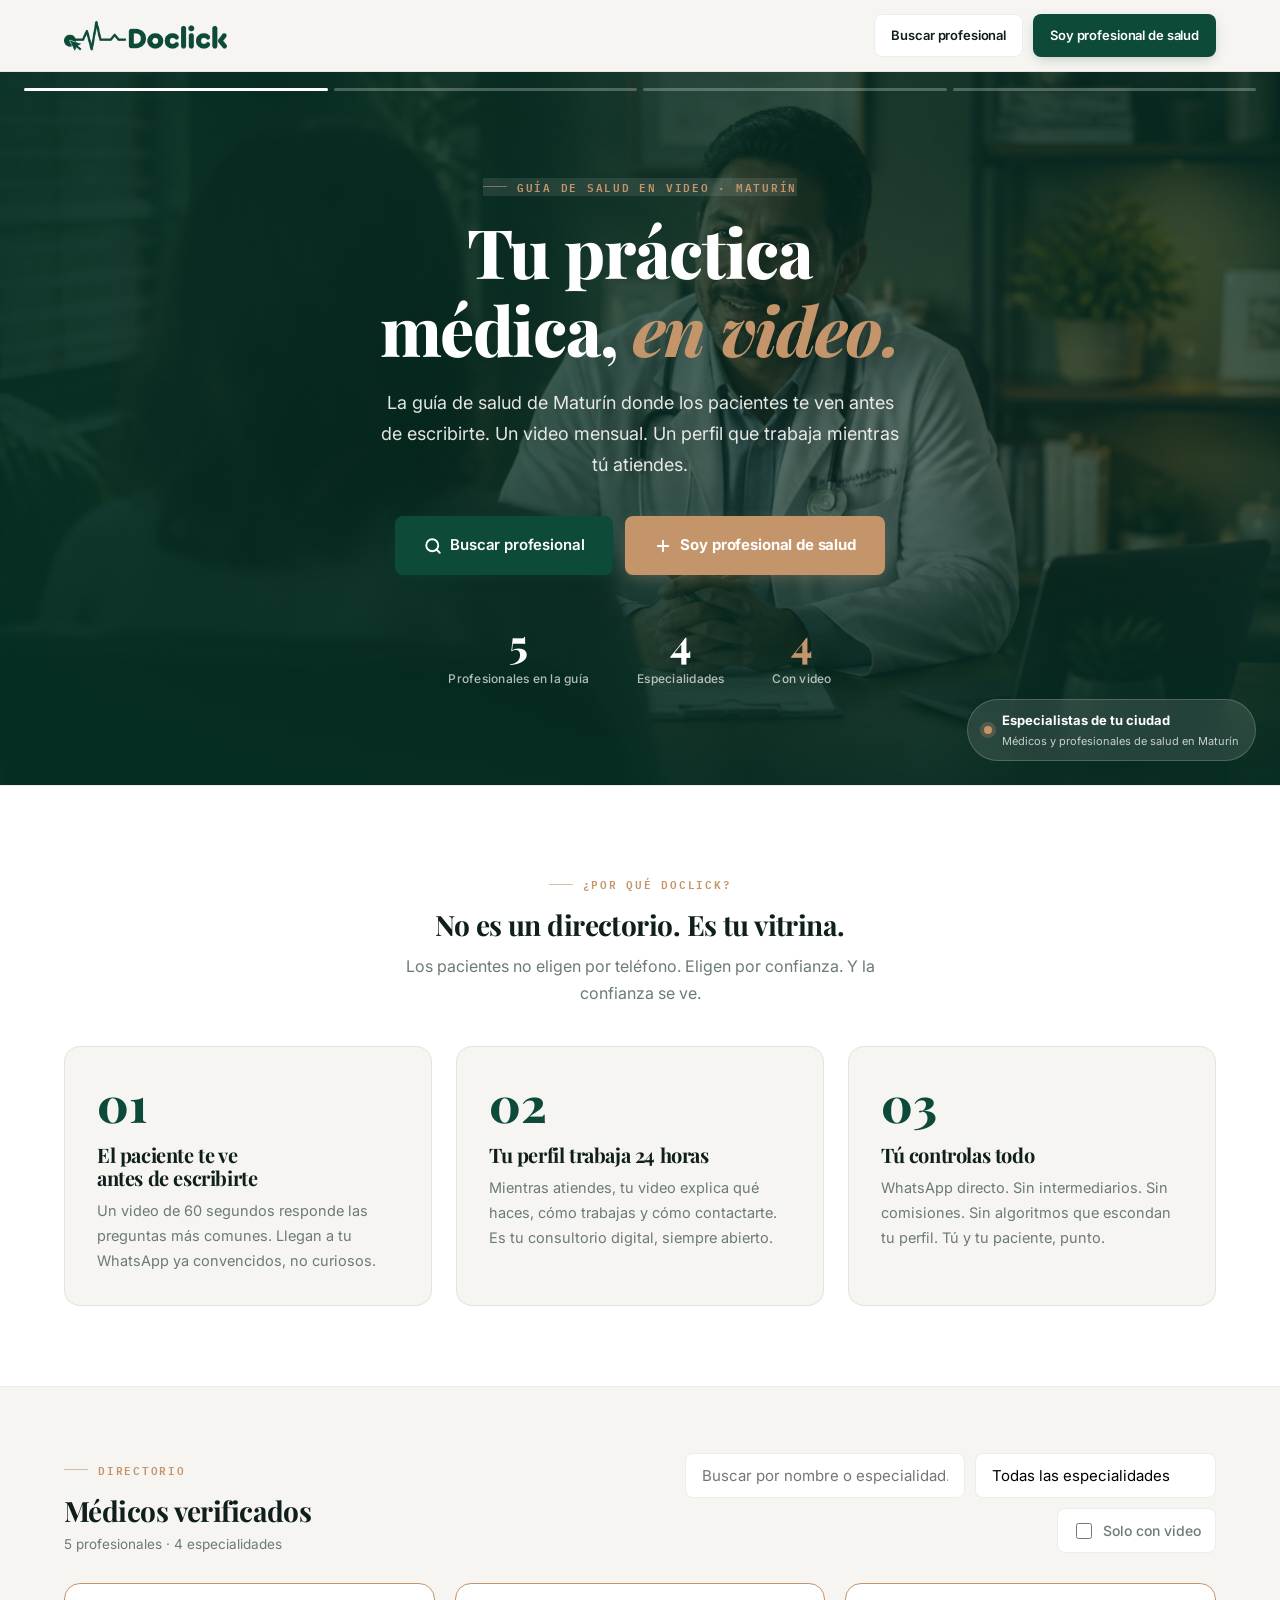
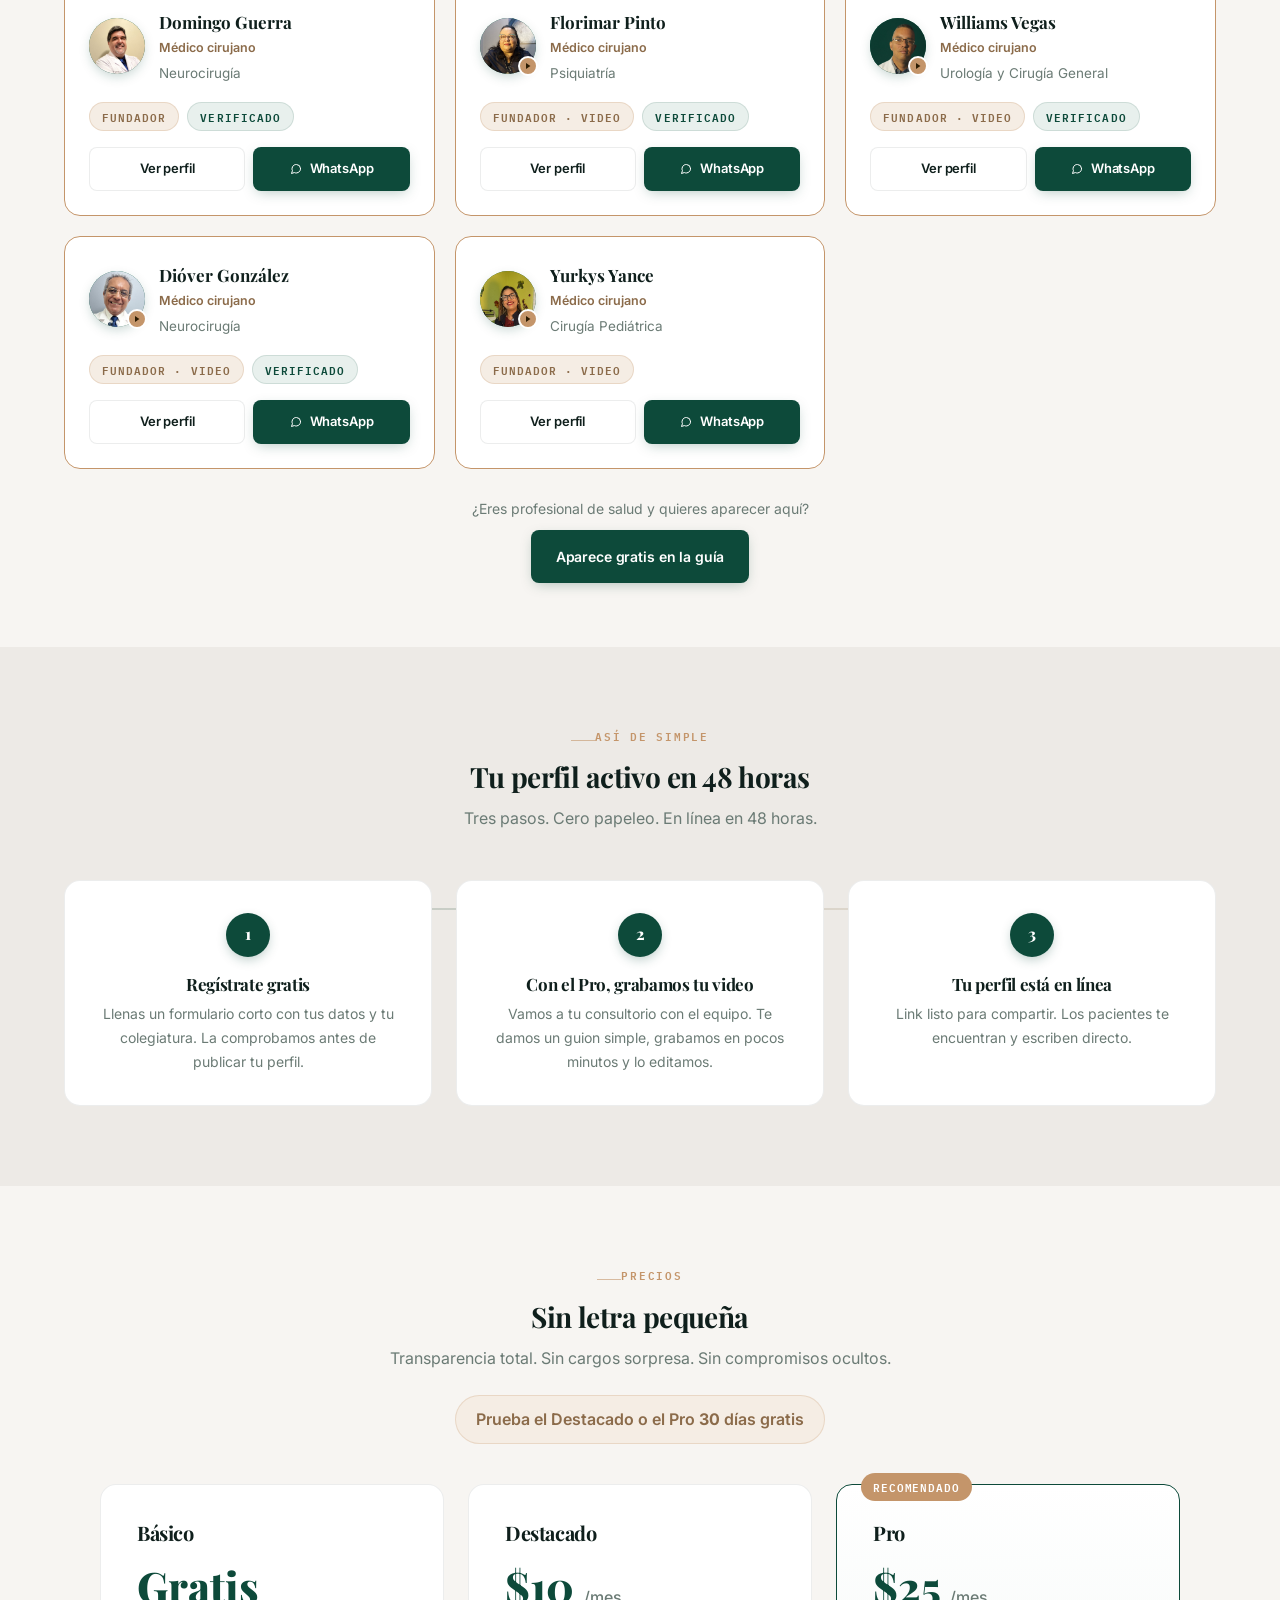
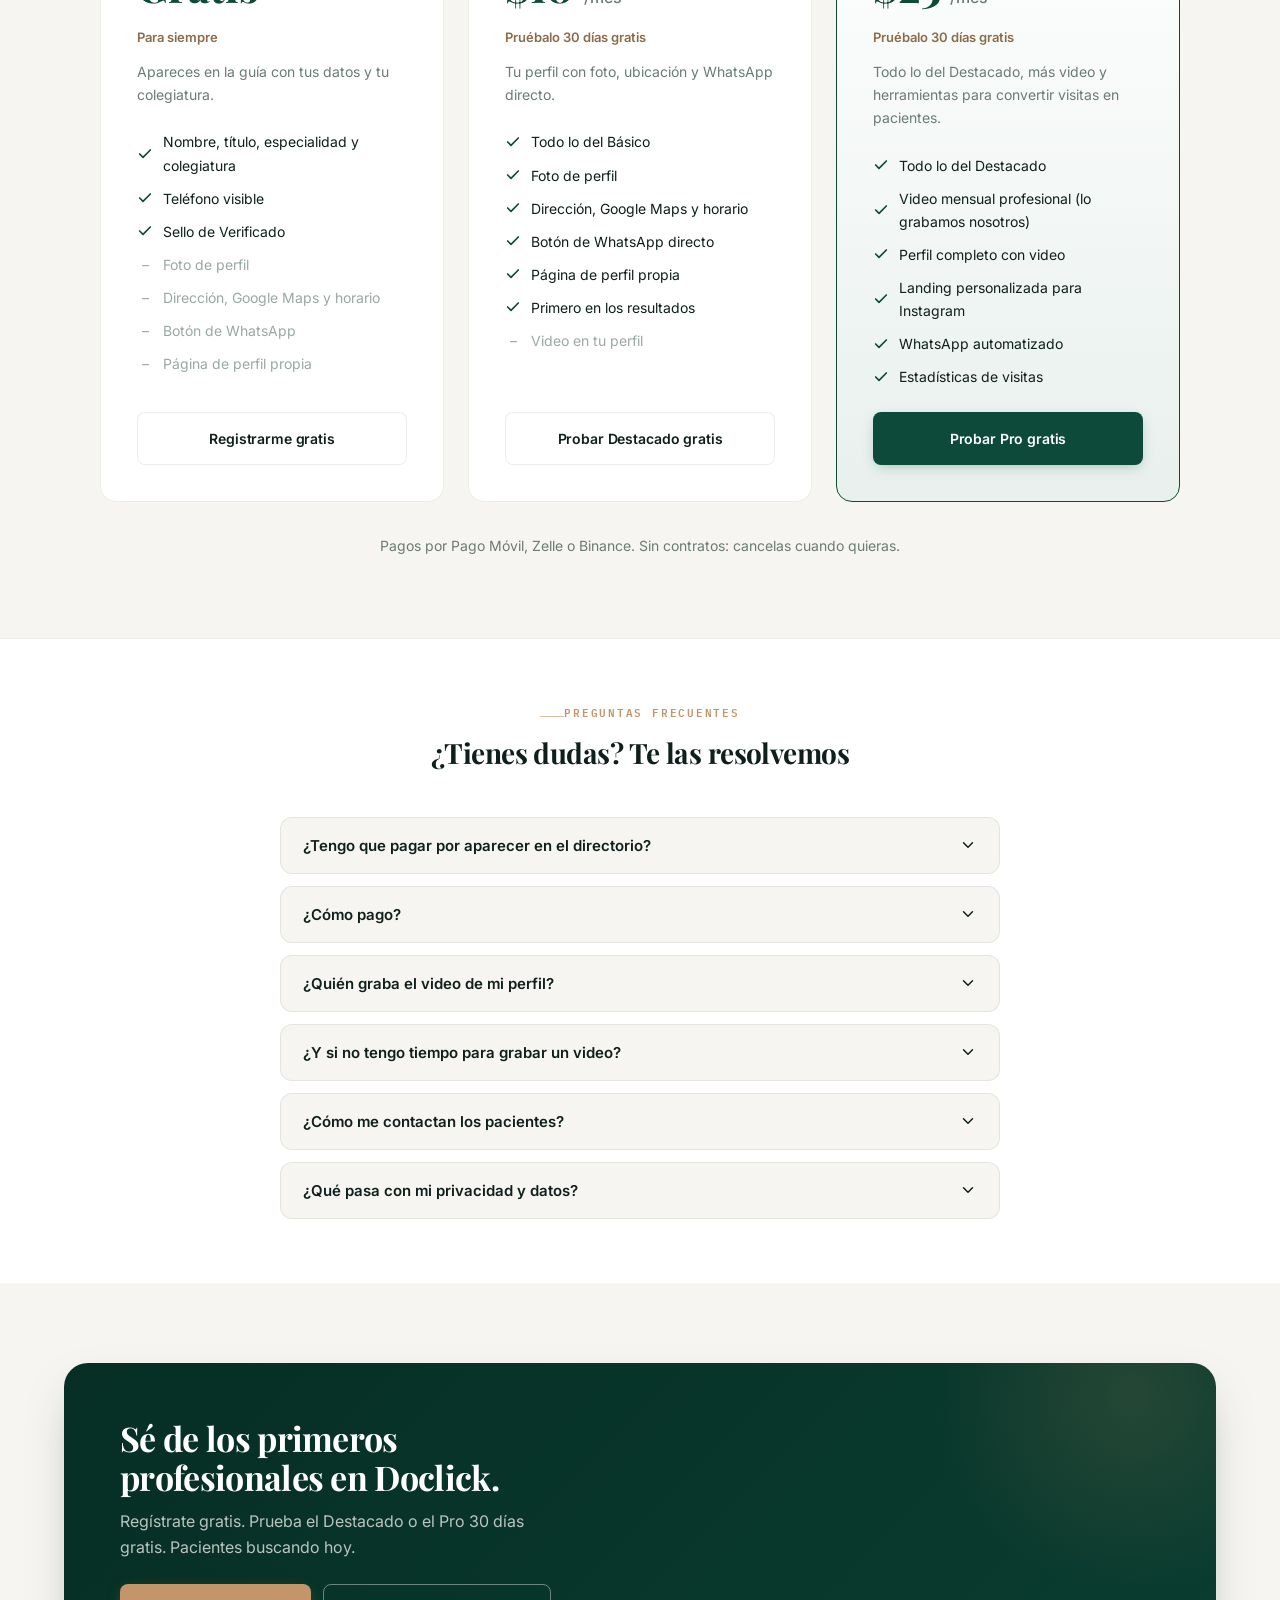
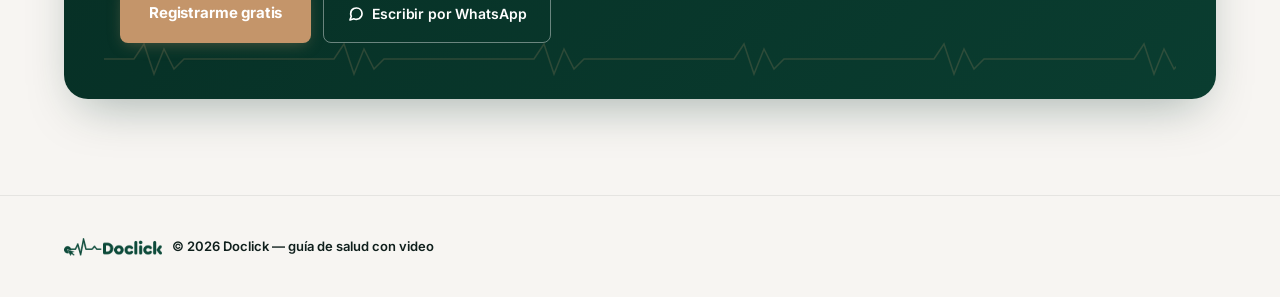
<file: index.html>
<!DOCTYPE html>
<html lang="es">
<head>
<meta charset="UTF-8">
<meta name="viewport" content="width=device-width, initial-scale=1.0">
<!-- Google Analytics 4 -->
<script async src="https://www.googletagmanager.com/gtag/js?id=G-QHY2PM07NM"></script>
<script>
  window.dataLayer = window.dataLayer || [];
  function gtag(){dataLayer.push(arguments);}
  gtag('js', new Date());
  gtag('config', 'G-QHY2PM07NM');
</script>
<title>Doclick — Guía de salud con video · Maturín</title>
<meta name="description" content="La guía de salud de Maturín: médicos, odontólogos, fisioterapia y enfermería a domicilio. Perfiles verificados con video y WhatsApp directo. Regístrate gratis.">

<!-- Favicon -->
<link rel="icon" type="image/png" href="images/favicon.png">
<link rel="apple-touch-icon" href="images/apple-touch-icon.png">

<!-- Open Graph -->
<meta property="og:title" content="Doclick — Guía de salud con video">
<meta property="og:description" content="La guía de salud de Maturín donde los pacientes te ven antes de escribirte. Médicos, odontólogos, fisioterapia y enfermería a domicilio.">
<meta property="og:type" content="website">
<meta property="og:url" content="https://doclick.net">
<meta property="og:image" content="https://doclick.net/images/og-image.png">
<meta property="og:locale" content="es">
<meta property="og:site_name" content="Doclick">

<!-- Twitter Card -->
<meta name="twitter:card" content="summary_large_image">
<meta name="twitter:title" content="Doclick — Guía de salud con video">
<meta name="twitter:description" content="La guía de salud de Maturín donde los pacientes te ven antes de escribirte.">
<meta name="twitter:image" content="https://doclick.net/images/og-image.png">

<!-- Schema.org -->
<script type="application/ld+json">
{
  "@context": "https://schema.org",
  "@type": "MedicalWebPage",
  "name": "Doclick — Guía de salud con video",
  "description": "Guía de salud de Maturín: médicos, odontólogos, fisioterapia y enfermería a domicilio. Perfiles con video y contacto directo por WhatsApp.",
  "url": "https://doclick.net"
}
</script>

<!-- Fonts -->
<link rel="preconnect" href="https://fonts.googleapis.com">
<link rel="preconnect" href="https://fonts.gstatic.com" crossorigin>
<link href="https://fonts.googleapis.com/css2?family=Playfair+Display:wght@600;700;800&family=Inter:wght@400;500;600;700&family=IBM+Plex+Mono:wght@400;600&display=swap" rel="stylesheet">

<!-- Styles -->
<link rel="stylesheet" href="styles.css">
</head>
<body>

<header class="nav" id="navbar">
  <div class="wrap">
    <a href="index.html" class="logo" aria-label="Doclick — Inicio">
      <img src="images/logo-doclick.png" alt="Doclick" class="logo-img" width="150" height="28">
    </a>
    <div class="nav-actions">
      <a href="#directorio" class="btn btn-ghost" style="font-size:13px;padding:10px 16px;">Buscar profesional</a>
      <a class="btn btn-primary" id="nav-cta" href="registro.html">Soy profesional de salud</a>
    </div>
  </div>
</header>

<main>
  <section class="hero hero--video" aria-label="Bienvenida">
    <div class="hero-reel" aria-hidden="true">
      <div class="hero-slide is-on" style="background-image:url(images/portada/consulta.jpg);background-position:65% 40%" data-title="Especialistas de tu ciudad" data-sub="Médicos y profesionales de salud en Maturín"></div>
      <div class="hero-slide" style="background-image:url(images/portada/grabando.jpg);background-position:70% 50%" data-title="Conócelo en video" data-sub="Antes de tu primera cita"></div>
      <div class="hero-slide" style="background-image:url(images/portada/receta.jpg);background-position:60% 50%" data-title="Profesionales verificados" data-sub="Credenciales revisadas por Doclick"></div>
      <div class="hero-slide" style="background-image:url(images/portada/whatsapp.jpg);background-position:55% 55%" data-title="Directo por WhatsApp" data-sub="Sin intermediarios, sin call center"></div>
    </div>
    <div class="hero-overlay" aria-hidden="true"></div>
    <div class="hero-bars" aria-hidden="true"><i></i><i></i><i></i><i></i></div>
    <div class="hero-tag" aria-hidden="true"><span class="hero-tag-dot"></span><span><b id="hero-tag-title">Especialistas de tu ciudad</b><small id="hero-tag-sub">Médicos y profesionales de salud en Maturín</small></span></div>
    <div class="wrap">
      <span class="eyebrow">Guía de salud en video · Maturín</span>
      <h1>Tu práctica médica, <em>en video.</em></h1>
      <p class="hero-sub">La guía de salud de Maturín donde los pacientes te ven antes de escribirte. Un video mensual. Un perfil que trabaja mientras tú atiendes.</p>
      <div class="hero-ctas">
        <a href="#directorio" class="btn btn-primary" style="padding:16px 28px;font-size:15px;" aria-label="Buscar profesional en el directorio">
          <svg width="18" height="18" viewBox="0 0 24 24" fill="none" stroke="currentColor" stroke-width="2.5" stroke-linecap="round" stroke-linejoin="round" aria-hidden="true"><circle cx="11" cy="11" r="8"/><path d="M21 21l-4.35-4.35"/></svg>
          Buscar profesional
        </a>
        <a class="btn btn-copper" id="hero-cta" href="registro.html" style="padding:16px 28px;font-size:15px;">
          <svg width="18" height="18" viewBox="0 0 24 24" fill="none" stroke="currentColor" stroke-width="2.5" stroke-linecap="round" stroke-linejoin="round" aria-hidden="true"><path d="M12 5v14M5 12h14"/></svg>
          Soy profesional de salud
        </a>
      </div>
      <div class="social-bar" role="region" aria-label="Estadísticas de Doclick">
        <div class="social-item"><div class="social-number is-loading" id="counter-docs">Cargando…</div><div class="social-label">Profesionales en la guía</div></div>
        <div class="social-item"><div class="social-number is-loading" id="counter-specs">Cargando…</div><div class="social-label">Especialidades</div></div>
        <div class="social-item"><div class="social-number is-loading" id="counter-video" style="color:var(--copper);">Cargando…</div><div class="social-label">Con video</div></div>
      </div>
    </div>
  </section>

  <section class="why-section" aria-labelledby="why-heading">
    <div class="wrap">
      <div style="text-align:center;max-width:52ch;margin:0 auto;">
        <span class="eyebrow">¿Por qué Doclick?</span>
        <h2 id="why-heading" style="font-size:28px;">No es un directorio. Es tu vitrina.</h2>
        <p style="color:var(--muted);margin-top:12px;font-size:16px;">Los pacientes no eligen por teléfono. Eligen por confianza. Y la confianza se ve.</p>
      </div>
      <div class="why-grid">
        <article class="why-card">
          <div class="why-number" aria-hidden="true">01</div>
          <h3>El paciente te ve antes de escribirte</h3>
          <p>Un video de 60 segundos responde las preguntas más comunes. Llegan a tu WhatsApp ya convencidos, no curiosos.</p>
        </article>
        <article class="why-card">
          <div class="why-number" aria-hidden="true">02</div>
          <h3>Tu perfil trabaja 24 horas</h3>
          <p>Mientras atiendes, tu video explica qué haces, cómo trabajas y cómo contactarte. Es tu consultorio digital, siempre abierto.</p>
        </article>
        <article class="why-card">
          <div class="why-number" aria-hidden="true">03</div>
          <h3>Tú controlas todo</h3>
          <p>WhatsApp directo. Sin intermediarios. Sin comisiones. Sin algoritmos que escondan tu perfil. Tú y tu paciente, punto.</p>
        </article>
      </div>
    </div>
  </section>

  <section class="directory-section" id="directorio" aria-labelledby="dir-heading">
    <div class="wrap">
      <div class="dir-tabs" id="dir-tabs" role="tablist" aria-label="Categorías"></div>
      <div class="dir-header">
        <div><span class="eyebrow">Directorio</span><h2 id="dir-heading">Médicos verificados</h2><p class="dir-count" id="dir-count"></p></div>
        <div class="dir-search" role="search">
          <input type="text" id="search-input" placeholder="Buscar por nombre o especialidad..." aria-label="Buscar por nombre o especialidad">
          <select id="specialty-filter" aria-label="Filtrar por especialidad"><option value="">Todas las especialidades</option></select>
          <select id="zona-filter" aria-label="Filtrar por zona" hidden><option value="">Todas las zonas</option></select>
          <label class="video-filter" id="domicilio-wrap" hidden><input type="checkbox" id="domicilio-filter">Atiende a domicilio</label>
          <label class="video-filter" id="video-wrap"><input type="checkbox" id="video-filter">Solo con video</label>
        </div>
      </div>
      <div class="directory-loading" id="directory-loading" role="status" aria-live="polite"><p>Buscando profesionales…</p></div>
      <p id="search-notice" role="status" aria-live="polite" style="display:none;margin:0 0 16px;padding:12px 16px;background:var(--surface-2);border-radius:12px;color:var(--muted);font-size:.92rem;"></p>
      <div class="doc-grid" id="doc-grid" role="list" aria-label="Listado de profesionales"></div>
      <div class="empty-state" id="empty-state" role="status" aria-live="polite">
        <div style="width:56px;height:56px;background:var(--surface-2);border-radius:50%;display:flex;align-items:center;justify-content:center;margin-bottom:6px;" aria-hidden="true">
          <svg width="22" height="22" viewBox="0 0 24 24" fill="none" stroke="var(--muted)" stroke-width="2" stroke-linecap="round" stroke-linejoin="round"><circle cx="11" cy="11" r="8"/><path d="M21 21l-4.35-4.35"/></svg>
        </div>
        <h3>No encontramos profesionales</h3>
        <p>Prueba con otros términos de búsqueda o ajusta los filtros aplicados.</p>
        <button class="btn btn-ghost" onclick="resetFilters()">Ver todos</button>
      </div>
      <div style="text-align:center;margin-top:28px;">
        <p style="color:var(--muted);font-size:14px;margin-bottom:10px;">¿Eres profesional de salud y quieres aparecer aquí?</p>
        <a class="btn btn-primary" id="dir-cta" href="registro.html">Aparece gratis en la guía</a>
      </div>
    </div>
  </section>

  <section class="process-section" aria-labelledby="process-heading">
    <div class="wrap">
      <span class="eyebrow" style="display:block;text-align:center;">Así de simple</span>
      <h2 id="process-heading" style="text-align:center;">Tu perfil activo en 48 horas</h2>
      <p class="process-sub">Tres pasos. Cero papeleo. En línea en 48 horas.</p>
      <div class="process-grid">
        <article class="process-card"><div class="process-step" aria-hidden="true">1</div><h3>Regístrate gratis</h3><p>Llenas un formulario corto con tus datos y tu colegiatura. La comprobamos antes de publicar tu perfil.</p></article>
        <article class="process-card"><div class="process-step" aria-hidden="true">2</div><h3>Con el Pro, grabamos tu video</h3><p>Vamos a tu consultorio con el equipo. Te damos un guion simple, grabamos en pocos minutos y lo editamos.</p></article>
        <article class="process-card"><div class="process-step" aria-hidden="true">3</div><h3>Tu perfil está en línea</h3><p>Link listo para compartir. Los pacientes te encuentran y escriben directo.</p></article>
      </div>
    </div>
  </section>

  <section class="pricing-section" aria-labelledby="pricing-heading">
    <div class="wrap">
      <span class="eyebrow" style="display:block;text-align:center;">Precios</span>
      <h2 id="pricing-heading" style="text-align:center;">Sin letra pequeña</h2>
      <p class="pricing-sub">Transparencia total. Sin cargos sorpresa. Sin compromisos ocultos.</p>
      <p class="pricing-offer">Prueba el Destacado o el Pro <strong class="dias-prueba">30</strong> días gratis</p>
      <div class="pricing-grid" id="pricing-grid"></div>
      <p class="pricing-note">Pagos por Pago Móvil, Zelle o Binance. Sin contratos: cancelas cuando quieras.</p>
    </div>
  </section>

  <section class="faq-section" aria-labelledby="faq-heading">
    <div class="wrap">
      <span class="eyebrow" style="display:block;text-align:center;">Preguntas frecuentes</span>
      <h2 id="faq-heading" style="text-align:center;">¿Tienes dudas? Te las resolvemos</h2>
      <div class="faq-list">
        <div class="faq-item">
          <button class="faq-question" onclick="toggleFaq(this)" aria-expanded="false">¿Tengo que pagar por aparecer en el directorio?<svg width="18" height="18" viewBox="0 0 24 24" fill="none" stroke="currentColor" stroke-width="2" stroke-linecap="round" stroke-linejoin="round" aria-hidden="true"><polyline points="6 9 12 15 18 9"/></svg></button>
          <div class="faq-answer">No. El plan Básico es gratis: apareces con tu nombre, título, especialidad, colegiatura y teléfono. El Destacado ($10/mes) suma foto, ubicación y WhatsApp; el Pro ($25/mes) suma video. Puedes probar el Destacado o el Pro 30 días gratis. Sin contratos, cancelas cuando quieras.</div>
        </div>
        <div class="faq-item">
          <button class="faq-question" onclick="toggleFaq(this)" aria-expanded="false">¿Cómo pago?<svg width="18" height="18" viewBox="0 0 24 24" fill="none" stroke="currentColor" stroke-width="2" stroke-linecap="round" stroke-linejoin="round" aria-hidden="true"><polyline points="6 9 12 15 18 9"/></svg></button>
          <div class="faq-answer">Por Pago Móvil, Zelle o Binance. Te enviamos el recordatorio cada mes por WhatsApp.</div>
        </div>
        <div class="faq-item">
          <button class="faq-question" onclick="toggleFaq(this)" aria-expanded="false">¿Quién graba el video de mi perfil?<svg width="18" height="18" viewBox="0 0 24 24" fill="none" stroke="currentColor" stroke-width="2" stroke-linecap="round" stroke-linejoin="round" aria-hidden="true"><polyline points="6 9 12 15 18 9"/></svg></button>
          <div class="faq-answer">Nosotros. Vamos hasta tu consultorio con nuestro equipo y lo grabamos contigo en pocos minutos, con un guion simple que preparamos para ti. Después lo editamos, le ponemos música sutil y lo subimos a tu perfil. Tú solo hablas de lo que sabes.</div>
        </div>
        <div class="faq-item">
          <button class="faq-question" onclick="toggleFaq(this)" aria-expanded="false">¿Y si no tengo tiempo para grabar un video?<svg width="18" height="18" viewBox="0 0 24 24" fill="none" stroke="currentColor" stroke-width="2" stroke-linecap="round" stroke-linejoin="round" aria-hidden="true"><polyline points="6 9 12 15 18 9"/></svg></button>
          <div class="faq-answer">Tu perfil funciona perfectamente sin video. Puedes empezar con el Básico o el Destacado y pasar al Pro cuando quieras; ahí vamos a tu consultorio y grabamos tu video en pocos minutos, sin que tengas que preparar nada.</div>
        </div>
        <div class="faq-item">
          <button class="faq-question" onclick="toggleFaq(this)" aria-expanded="false">¿Cómo me contactan los pacientes?<svg width="18" height="18" viewBox="0 0 24 24" fill="none" stroke="currentColor" stroke-width="2" stroke-linecap="round" stroke-linejoin="round" aria-hidden="true"><polyline points="6 9 12 15 18 9"/></svg></button>
          <div class="faq-answer">Con el Destacado y el Pro, directo a tu WhatsApp: el paciente ve tu perfil, lee tu especialidad, ve tu video si lo tienes y te escribe con un solo toque. En el Básico ven tu teléfono. Tú controlas tu agenda, precios y disponibilidad.</div>
        </div>
        <div class="faq-item">
          <button class="faq-question" onclick="toggleFaq(this)" aria-expanded="false">¿Qué pasa con mi privacidad y datos?<svg width="18" height="18" viewBox="0 0 24 24" fill="none" stroke="currentColor" stroke-width="2" stroke-linecap="round" stroke-linejoin="round" aria-hidden="true"><polyline points="6 9 12 15 18 9"/></svg></button>
          <div class="faq-answer">Solo publicamos lo que tú autorices: nombre, especialidad, foto o video, y número de WhatsApp para consultas. No compartimos tu información con terceros ni mostramos datos personales sensibles.</div>
        </div>
      </div>
    </div>
  </section>

  <section class="cta-final" aria-label="Llamado a la acción para profesionales de salud">
    <div class="wrap">
      <div class="cta-banner">
        <div>
          <h2>Sé de los primeros profesionales en Doclick.</h2>
          <p>Regístrate gratis. Prueba el Destacado o el Pro 30 días gratis. Pacientes buscando hoy.</p>
          <div style="display:flex;gap:12px;flex-wrap:wrap;">
            <a class="btn btn-copper" href="registro.html">Registrarme gratis</a>
            <a class="btn btn-outline-copper" id="final-cta-wa" href="#" target="_blank" rel="noopener" style="color:#fff;border-color:rgba(255,255,255,0.4);" aria-label="Escribir a Doclick por WhatsApp">
              <svg width="16" height="16" viewBox="0 0 24 24" fill="none" stroke="currentColor" stroke-width="2.5" stroke-linecap="round" stroke-linejoin="round" aria-hidden="true"><path d="M21 11.5a8.38 8.38 0 0 1-.9 3.8 8.5 8.5 0 0 1-7.6 4.7 8.38 8.38 0 0 1-3.8-.9L3 21l1.9-5.7a8.38 8.38 0 0 1-.9-3.8 8.5 8.5 0 0 1 4.7-7.6 8.38 8.38 0 0 1 3.8-.9h.5a8.48 8.48 0 0 1 8 8v.5z"/></svg>
              Escribir por WhatsApp
            </a>
            <!-- TODO: "Déjanos tu número" no tiene destino definido todavía (no hay backend/formulario
                 de captura de leads). Oculto hasta que se decida a dónde va esto: ¿un segundo número
                 de WhatsApp, un formulario, o se elimina del todo? -->
            <a class="btn btn-outline-copper" id="final-cta-tel" href="#" style="display:none;color:#fff;border-color:rgba(255,255,255,0.4);" aria-label="Déjanos tu número de teléfono">
              <svg width="16" height="16" viewBox="0 0 24 24" fill="none" stroke="currentColor" stroke-width="2.5" stroke-linecap="round" stroke-linejoin="round" aria-hidden="true"><path d="M22 16.92v3a2 2 0 0 1-2.18 2 19.79 19.79 0 0 1-8.63-3.07 19.5 19.5 0 0 1-6-6 19.79 19.79 0 0 1-3.07-8.67A2 2 0 0 1 4.11 2h3a2 2 0 0 1 2 1.72 12.84 12.84 0 0 0 .7 2.81 2 2 0 0 1-.45 2.11L8.09 9.91a16 16 0 0 0 6 6l1.27-1.27a2 2 0 0 1 2.11-.45 12.84 12.84 0 0 0 2.81.7A2 2 0 0 1 22 16.92z"/></svg>
              Déjanos tu número
            </a>
          </div>
        </div>
      </div>
    </div>
  </section>
</main>

<footer>
  <div class="wrap">
    <div class="footer-brand"><img src="images/logo-doclick.png" alt="Doclick" class="footer-logo" width="96" height="18">© 2026 Doclick — guía de salud con video</div>
  </div>
</footer>

<script src="data.js"></script>
<script>
window.addEventListener('scroll',()=>{document.getElementById('navbar').classList.toggle('scrolled',window.scrollY>10);});
function trackWhatsapp(doctorId,plan,fundador){const p={doctor_id:doctorId};if(plan)p.plan=plan;if(fundador)p.fundador=true;gtag('event','click_whatsapp',p);}
const joinLink=buildWaLink(DOCLICK.contactWhatsapp,DOCLICK.contactMessage);
['final-cta-wa'].forEach(id=>{const el=document.getElementById(id);if(el){el.href=joinLink;el.addEventListener('click',()=>trackWhatsapp('recruitment'));}});
document.getElementById('pricing-grid').innerHTML=planCardsHtml(pl=>`<a class="btn ${pl.recomendado?'btn-primary':'btn-ghost'}" href="registro.html" style="width:100%;">${pl.id==='basico'?'Registrarme gratis':`Probar ${pl.nombre} gratis`}</a>`);
document.querySelectorAll('.dias-prueba').forEach(el=>el.textContent=CONFIG.DIAS_PRUEBA);

function animateCounter(el,target,duration=1500){let start=0;const step=20;const increment=target/(duration/step);const timer=setInterval(()=>{start+=increment;if(start>=target){el.textContent=target;clearInterval(timer);}else el.textContent=Math.floor(start);},step);}
const allSpecs=[...new Set(DOCTORS.map(d=>d.specialty))];
const conVideo=d=>planEfectivo(d)==='pro'&&d.hasVideo;
setTimeout(()=>{['counter-docs','counter-specs','counter-video'].forEach(id=>document.getElementById(id).classList.remove('is-loading'));animateCounter(document.getElementById('counter-docs'),DOCTORS.length);animateCounter(document.getElementById('counter-specs'),allSpecs.length);animateCounter(document.getElementById('counter-video'),DOCTORS.filter(conVideo).length);},400);
document.getElementById('dir-count').textContent=`${DOCTORS.length} ${DOCTORS.length===1?'profesional':'profesionales'} · ${allSpecs.length} ${allSpecs.length===1?'especialidad':'especialidades'}`;

// Pestañas por categoría: solo las que tienen perfiles
const urlParams=new URLSearchParams(location.search);
const tabsEl=document.getElementById('dir-tabs');
const tiposActivos=TIPOS.filter(t=>DOCTORS.some(d=>getTipo(d)===t.id));
let tipoActivo=(tiposActivos.find(t=>t.id===urlParams.get('tipo'))||tiposActivos[0]||TIPOS[0]).id;
tabsEl.innerHTML=tiposActivos.map(t=>`<button type="button" class="dir-tab" role="tab" data-tipo="${t.id}">${t.label}</button>`).join('');
tabsEl.style.display=tiposActivos.length>1?'':'none';
tabsEl.querySelectorAll('.dir-tab').forEach(b=>b.addEventListener('click',()=>{tipoActivo=b.dataset.tipo;resetFilters();}));

const specSel=document.getElementById('specialty-filter');
const zonaSel=document.getElementById('zona-filter');
const domicilioWrap=document.getElementById('domicilio-wrap');
const fillSelect=(sel,values,allLabel)=>{sel.innerHTML=`<option value="">${allLabel}</option>`;values.forEach(v=>{const o=document.createElement('option');o.value=v;o.textContent=v;sel.appendChild(o);});};
const porTipo=()=>DOCTORS.filter(d=>getTipo(d)===tipoActivo);
function setupTab(){
  const tipo=TIPOS.find(t=>t.id===tipoActivo);
  tabsEl.querySelectorAll('.dir-tab').forEach(b=>{const on=b.dataset.tipo===tipoActivo;b.classList.toggle('active',on);b.setAttribute('aria-selected',String(on));});
  document.getElementById('dir-heading').textContent=tipo.titulo;
  const lista=porTipo();
  fillSelect(specSel,[...new Set(lista.map(d=>d.specialty))].sort((a,b)=>a.localeCompare(b,'es')),'Todas las especialidades');
  // Domicilio y zona solo en las pestañas marcadas con domicilio (Fisioterapia y Enfermería)
  const esCasa=!!tipo.domicilio;
  const zonas=[...new Set(lista.map(d=>d.zona).filter(Boolean))].sort((a,b)=>a.localeCompare(b,'es'));
  fillSelect(zonaSel,zonas,'Todas las zonas');
  zonaSel.hidden=!esCasa||!zonas.length;
  domicilioWrap.hidden=!esCasa;
  document.getElementById('video-wrap').hidden=!lista.some(conVideo);
}

const grid=document.getElementById('doc-grid');
const emptyState=document.getElementById('empty-state');
const playIcon=`<svg width="8" height="8" viewBox="0 0 18 18" fill="none"><path d="M4.5 2.5L14.5 9L4.5 15.5V2.5Z" fill="#2B1B02"/></svg>`;
const waIcon=`<svg width="12" height="12" viewBox="0 0 24 24" fill="none" stroke="currentColor" stroke-width="2" stroke-linecap="round" stroke-linejoin="round" aria-hidden="true"><path d="M21 11.5a8.38 8.38 0 0 1-.9 3.8 8.5 8.5 0 0 1-7.6 4.7 8.38 8.38 0 0 1-3.8-.9L3 21l1.9-5.7a8.38 8.38 0 0 1-.9-3.8 8.5 8.5 0 0 1 4.7-7.6 8.38 8.38 0 0 1 3.8-.9h.5a8.48 8.48 0 0 1 8 8v.5z"/></svg>`;
const phoneIcon=`<svg width="13" height="13" viewBox="0 0 24 24" fill="none" stroke="currentColor" stroke-width="2" stroke-linecap="round" stroke-linejoin="round" aria-hidden="true"><path d="M22 16.92v3a2 2 0 0 1-2.18 2 19.79 19.79 0 0 1-8.63-3.07 19.5 19.5 0 0 1-6-6 19.79 19.79 0 0 1-3.07-8.67A2 2 0 0 1 4.11 2h3a2 2 0 0 1 2 1.72 12.84 12.84 0 0 0 .7 2.81 2 2 0 0 1-.45 2.11L8.09 9.91a16 16 0 0 0 6 6l1.27-1.27a2 2 0 0 1 2.11-.45 12.84 12.84 0 0 0 2.81.7A2 2 0 0 1 22 16.92z"/></svg>`;

function tagsHtml(d){
  const video=conVideo(d);
  const tags=[];
  if(d.fundador)tags.push(`<span class="tag tag-copper">Fundador${video?' · Video':''}</span>`);
  else if(video)tags.push(`<span class="tag tag-copper">Pro · Video</span>`);
  if(d.verificado)tags.push(`<span class="tag tag-forest">Verificado</span>`);
  if(d.domicilio)tags.push(`<span class="city-chip">A domicilio</span>`);
  if(d.zona&&TIPOS.find(t=>t.id===getTipo(d))?.domicilio)tags.push(`<span class="city-chip">${d.zona}</span>`);
  return tags.join('');
}
function cardHtml(d){
  const plan=planEfectivo(d);const conPerfil=plan!=='basico';
  const avatar=conPerfil&&d.photoUrl?`<img src="${d.photoUrl}" alt="${d.name}">`:d.initials;
  const actions=conPerfil
    ?`<div class="doc-actions"><span class="btn btn-ghost">Ver perfil</span><a class="btn btn-primary" href="${buildWaLink(d.whatsappNumber,'Hola, vi tu perfil en Doclick y quiero agendar una cita.')}" target="_blank" rel="noopener" onclick="event.stopPropagation();trackWhatsapp(${d.id},'${plan}',${!!d.fundador})" aria-label="Agendar cita por WhatsApp con ${d.name}">${waIcon}WhatsApp</a></div>`
    :`<p class="doc-phone">${phoneIcon}${telefonoVisible(d)}</p>`;
  return `<div class="doc-top"><div class="avatar-wrap"><div class="avatar">${avatar}</div>${conVideo(d)?`<div class="video-badge">${playIcon}</div>`:''}</div><div><div class="doc-name">${d.name}</div>${d.titulo?`<div class="doc-titulo">${d.titulo}</div>`:''}<div class="doc-specialty">${d.specialty}</div></div></div><div class="doc-meta">${tagsHtml(d)}</div>${actions}`;
}
function render(list){
  grid.innerHTML='';
  if(!list.length){grid.style.display='none';emptyState.style.display='flex';return;}
  grid.style.display='grid';emptyState.style.display='none';
  const ordered=ordenarPerfiles(list);
  let n=0,dividerDone=false;
  ordered.forEach(d=>{
    const conPerfil=tienePerfil(d);
    if(!conPerfil&&!dividerDone&&n){const divider=document.createElement('div');divider.className='dir-divider';divider.setAttribute('role','separator');divider.textContent='Más profesionales en la guía';grid.appendChild(divider);}
    if(!conPerfil)dividerDone=true;
    // Básico: tarjeta no clicable (sin página de perfil)
    const card=document.createElement(conPerfil?'a':'div');
    card.className=`doc-card ${conPerfil?'doc-card--featured':'doc-card--perfil doc-card--basico'}`;
    if(conPerfil){card.href=`perfil.html?id=${d.id}`;card.setAttribute('aria-label',`Perfil de ${nombreVisible(d)}, ${d.specialty}`);}
    card.setAttribute('role','listitem');
    card.style.animationDelay=`${(n++)*0.08}s`;
    card.innerHTML=cardHtml(d);
    grid.appendChild(card);
  });
}

// Buscador tolerante: ignora acentos/mayúsculas y entiende que "urólogo", "uróloga" y "urología" son lo mismo.
const STOPWORDS=new Set(['dr','dra','doctor','doctora','lic','licenciado','licenciada','de','del','la','el','en','y','con','para','medico','medica','odontologo','odontologa','especialista']);
const normText=s=>s.toLowerCase().normalize('NFD').replace(/[̀-ͯ]/g,'').replace(/[^a-z0-9ñ ]/g,' ');
function stem(w){return w.replace(/olog(o|a|os|as|ia|ias|ico|ica)$/,'olog').replace(/iatr(a|as|ia|ias|ico|ica)$/,'iatr').replace(/ciruj(ano|ana|anos|anas)$/,'cirug').replace(/cirugi(a|as)$/,'cirug').replace(/terap(euta|eutas|ia|ias)$/,'terap').replace(/(ista|istas)$/,'').replace(/s$/,'');}
const tokens=s=>normText(s).split(/\s+/).filter(Boolean);
const queryStems=q=>tokens(q).filter(t=>!STOPWORDS.has(t)).map(stem);
const docStems=d=>tokens(`${d.name} ${d.specialty} ${d.titulo||''}`).filter(t=>!STOPWORDS.has(t)).map(stem);
const matchesQuery=(d,qs)=>{const ds=docStems(d);return qs.every(t=>ds.some(w=>w.startsWith(t)||(t.length>=4&&w.includes(t))));};
// Raíz de la especialidad ("neurolog" → "neuro") para sugerir áreas relacionadas cuando no hay coincidencia exacta.
const rootOf=t=>t.replace(/(olog|iatr|cirug|terap)$/,'');
const searchNotice=document.getElementById('search-notice');
function applyFilters(){
  const q=document.getElementById('search-input').value.trim();const qs=queryStems(q);
  const spec=specSel.value;const zona=zonaSel.hidden?'':zonaSel.value;
  const videoOnly=document.getElementById('video-filter').checked;
  const domOnly=!domicilioWrap.hidden&&document.getElementById('domicilio-filter').checked;
  const base=porTipo().filter(d=>(!spec||d.specialty===spec)&&(!zona||d.zona===zona)&&(!domOnly||d.domicilio)&&(!videoOnly||conVideo(d)));
  let list=qs.length?base.filter(d=>matchesQuery(d,qs)):base;let notice='';
  if(qs.length&&!list.length){const roots=qs.map(rootOf).filter(r=>r.length>=3&&qs.some(t=>t!==r));if(roots.length){list=base.filter(d=>docStems(d).some(w=>roots.some(r=>w.startsWith(r))));if(list.length)notice=`Aún no tenemos profesionales que coincidan exactamente con “${q}”. Te mostramos especialidades relacionadas.`;}}
  searchNotice.textContent=notice;searchNotice.style.display=notice?'block':'none';render(list);
}
function resetFilters(){document.getElementById('search-input').value='';document.getElementById('video-filter').checked=false;document.getElementById('domicilio-filter').checked=false;setupTab();applyFilters();}

document.getElementById('search-input').addEventListener('input',applyFilters);
[specSel,zonaSel,document.getElementById('video-filter'),document.getElementById('domicilio-filter')].forEach(el=>el.addEventListener('change',applyFilters));
document.getElementById('directory-loading').style.display='none';
setupTab();
// ?esp=Neurocirugía (por ejemplo, desde el perfil de un Básico) entra ya filtrado
const espParam=urlParams.get('esp');
if(espParam&&[...specSel.options].some(o=>o.value===espParam))specSel.value=espParam;
applyFilters();

function toggleFaq(btn){const answer=btn.nextElementSibling;const isOpen=answer.classList.contains('open');document.querySelectorAll('.faq-answer').forEach(a=>a.classList.remove('open'));document.querySelectorAll('.faq-question').forEach(b=>{b.classList.remove('active');b.setAttribute('aria-expanded','false');});if(!isOpen){answer.classList.add('open');btn.classList.add('active');btn.setAttribute('aria-expanded','true');}}

// Portada: rota las fotos cada 4.5 s y actualiza la etiqueta y las barras
(()=>{const slides=[...document.querySelectorAll('.hero-slide')],bars=[...document.querySelectorAll('.hero-bars i')],tag=document.querySelector('.hero-tag');if(slides.length<2)return;let i=0;const show=k=>{slides.forEach((e,j)=>e.classList.toggle('is-on',j===k));bars.forEach((e,j)=>{e.className=j<k?'done':'';});void bars[k].offsetWidth;bars[k].className='run';tag.style.opacity=0;setTimeout(()=>{document.getElementById('hero-tag-title').textContent=slides[k].dataset.title;document.getElementById('hero-tag-sub').textContent=slides[k].dataset.sub;tag.style.opacity=1;},400);};show(0);setInterval(()=>{if(document.hidden)return;i=(i+1)%slides.length;show(i);},4500);})();
</script>

</body>
</html>
</file>
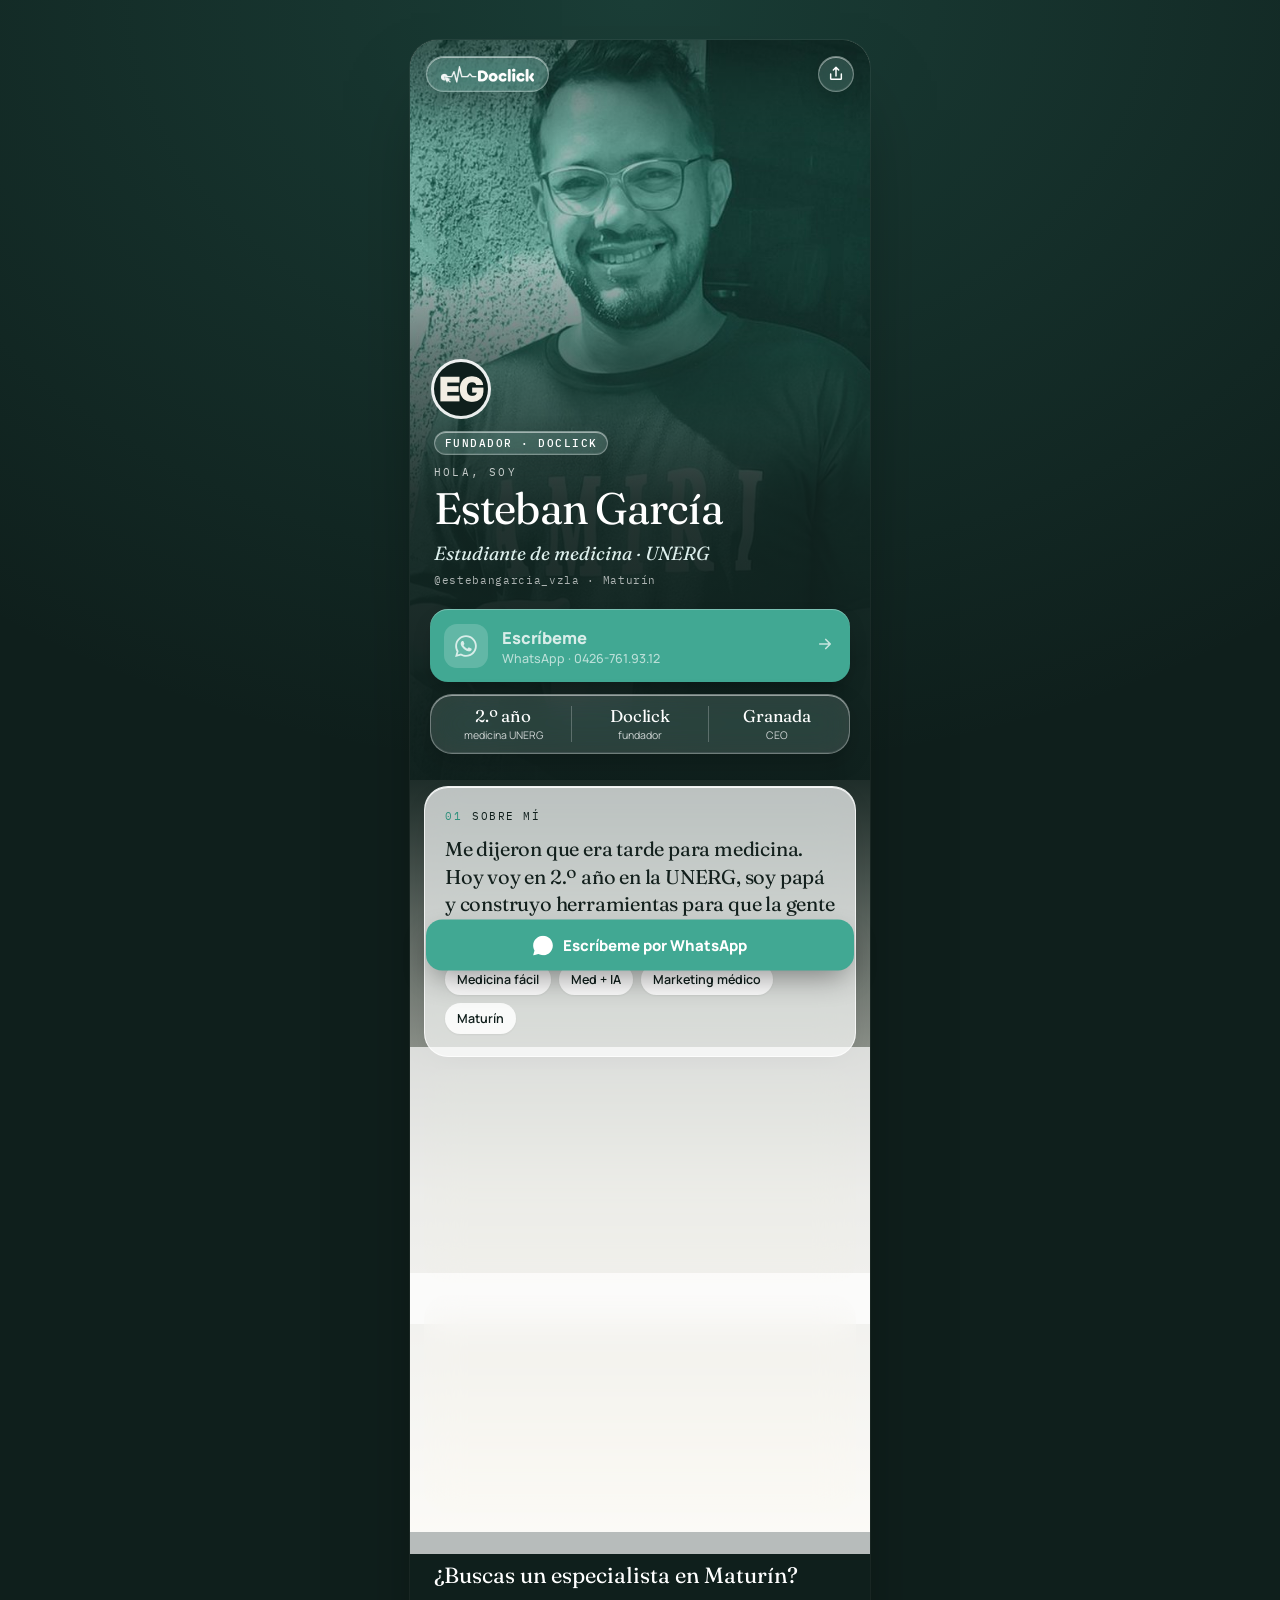
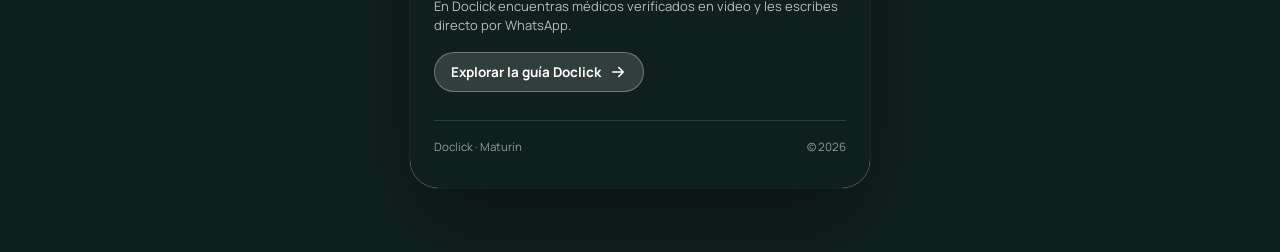
<file: esteban.html>
<!DOCTYPE html>
<html lang="es">
<head>
<meta charset="UTF-8">
<meta name="viewport" content="width=device-width, initial-scale=1.0, viewport-fit=cover">
<!-- Google Analytics 4 -->
<script async src="https://www.googletagmanager.com/gtag/js?id=G-QHY2PM07NM"></script>
<script>
  window.dataLayer = window.dataLayer || [];
  function gtag(){dataLayer.push(arguments);}
  gtag('js', new Date());
  gtag('config', 'G-QHY2PM07NM', {send_page_view: false});
</script>
<title>Esteban García — Fundador de Doclick</title>
<meta name="description" content="Estudiante de medicina en la UNERG, fundador de Doclick y CEO de Granada estudio creativo.">
<meta name="robots" content="noindex">
<meta name="theme-color" content="#0F1F1C">
<link rel="icon" type="image/png" href="images/favicon.png">
<link rel="apple-touch-icon" href="images/apple-touch-icon.png">
<meta property="og:title" content="Esteban García — Fundador de Doclick">
<meta property="og:description" content="Estudiante de medicina en la UNERG, fundador de Doclick y CEO de Granada estudio creativo.">
<meta property="og:image" content="https://doclick.net/images/cover-esteban-garcia.jpg">
<link rel="preconnect" href="https://fonts.googleapis.com">
<link rel="preconnect" href="https://fonts.gstatic.com" crossorigin>
<link href="https://fonts.googleapis.com/css2?family=Fraunces:ital,opsz,wght@0,9..144,400;0,9..144,600;1,9..144,400;1,9..144,500&family=Manrope:wght@400;500;600;700;800&family=IBM+Plex+Mono:wght@400;500&display=swap" rel="stylesheet">
<link rel="stylesheet" href="landing.css">
<style>
  /* Colores de la marca personal de Esteban (monograma EG) */
  :root { --deep: #0F1F1C; --accent: #41A893; --accent-ink: #FFFFFF; --paper: #F2EEE3; --ink: #13201D; --soft: #5A6B66; }
  .btn-sec { display: flex; align-items: center; justify-content: center; gap: 8px; width: 100%; margin-top: 16px; padding: 14px; border-radius: 99px; background: var(--deep); color: #fff; font-size: 14px; font-weight: 700; }
</style>
</head>
<body>

<div class="stage">
  <main class="lp" id="lp">
    <header class="cover">
      <img src="images/cover-esteban-garcia.jpg" alt="Esteban García" fetchpriority="high">
      <div class="topbar">
        <a class="pill glass" href="index.html?utm_source=instagram&utm_medium=bio&utm_campaign=fundador" data-track="logo" aria-label="Ir a Doclick"><img src="images/logo-doclick-blanco.png" alt="Doclick" class="pill-logo" width="96" height="18"></a>
        <button class="icon-btn glass" id="share" type="button" aria-label="Compartir esta página"><svg width="16" height="16" viewBox="0 0 24 24" fill="none" stroke="currentColor" stroke-width="2.2" stroke-linecap="round" stroke-linejoin="round" aria-hidden="true"><path d="M4 12v7a1 1 0 0 0 1 1h14a1 1 0 0 0 1-1v-7M16 6l-4-4-4 4M12 2v13"/></svg></button>
      </div>
      <div class="cover-body">
        <div class="who">
          <img class="cover-logo" src="images/monograma-eg.png" alt="Monograma EG">
          <div class="badge glass">Fundador · Doclick</div>
          <h1><small>Hola, soy</small>Esteban García</h1>
          <p class="spec">Estudiante de medicina · UNERG</p>
          <p class="reg">@estebangarcia_vzla · Maturín</p>
        </div>
        <a class="btn-main" id="main-cta" href="#" target="_blank" rel="noopener" data-track="whatsapp" data-wa="personal">
          <span class="ic"><svg width="22" height="22" viewBox="0 0 24 24" fill="currentColor" aria-hidden="true"><path d="M17.5 14.4c-.3-.1-1.7-.8-2-.9-.3-.1-.5-.1-.7.1-.2.3-.8.9-.9 1.1-.2.2-.3.2-.6.1-.3-.1-1.2-.5-2.3-1.4-.9-.8-1.4-1.7-1.6-2-.2-.3 0-.5.1-.6l.4-.5c.2-.2.2-.3.3-.5.1-.2 0-.4 0-.5l-.9-2.2c-.2-.6-.5-.5-.7-.5h-.6c-.2 0-.5.1-.8.4-.3.3-1 1-1 2.5s1.1 2.9 1.2 3.1c.1.2 2.1 3.2 5.1 4.5.7.3 1.3.5 1.7.6.7.2 1.4.2 1.9.1.6-.1 1.7-.7 1.9-1.4.2-.7.2-1.3.2-1.4-.1-.1-.3-.2-.6-.3zM12 21.8c-1.8 0-3.5-.5-5-1.4l-.4-.2-3.7 1 1-3.6-.2-.4C2.7 15.6 2.2 13.8 2.2 12 2.2 6.6 6.6 2.2 12 2.2S21.8 6.6 21.8 12 17.4 21.8 12 21.8zM12 .2C5.5.2.2 5.5.2 12c0 2.1.5 4.1 1.6 5.9L.1 24l6.3-1.7c1.7.9 3.7 1.4 5.6 1.4 6.5 0 11.8-5.3 11.8-11.8S18.5.2 12 .2z"/></svg></span>
          <span><strong>Escríbeme</strong><span>WhatsApp · 0426-761.93.12</span></span>
          <span class="arrow"><svg width="18" height="18" viewBox="0 0 24 24" fill="none" stroke="currentColor" stroke-width="2.2" stroke-linecap="round" stroke-linejoin="round" aria-hidden="true"><path d="M5 12h14M13 6l6 6-6 6"/></svg></span>
        </a>
        <div class="facts glass" role="list" aria-label="Datos destacados">
          <div class="fact" role="listitem"><b>2.º año</b><span>medicina UNERG</span></div>
          <div class="fact" role="listitem"><b>Doclick</b><span>fundador</span></div>
          <div class="fact" role="listitem"><b>Granada</b><span>CEO</span></div>
        </div>
      </div>
    </header>

    <div class="lower">
      <section class="block" aria-label="Sobre mí">
        <p class="eyebrow"><i>01</i>Sobre mí</p>
        <p class="lead">Me dijeron que era tarde para medicina. Hoy voy en 2.º año en la UNERG, soy papá y construyo herramientas para que la gente encuentre buenos médicos.</p>
        <ul class="chips" aria-label="Temas">
          <li>Medicina fácil</li><li>Med + IA</li><li>Marketing médico</li><li>Maturín</li>
        </ul>
      </section>

      <section class="block rows" aria-label="Mis proyectos">
        <a href="index.html?utm_source=instagram&utm_medium=bio&utm_campaign=fundador" data-track="doclick">
          <span class="ri" style="overflow:hidden;padding:0;"><img src="images/favicon.png" alt="" width="38" height="38"></span>
          <span><strong>Doclick</strong><small>Guía de salud con video · doclick.net</small></span>
          <span class="go"><svg width="18" height="18" viewBox="0 0 24 24" fill="none" stroke="currentColor" stroke-width="2.2" stroke-linecap="round" stroke-linejoin="round" aria-hidden="true"><path d="M5 12h14M13 6l6 6-6 6"/></svg></span>
        </a>
        <a href="https://instagram.com/granadaestudiocreativo" target="_blank" rel="noopener" data-track="granada">
          <span class="ri" style="font-family:Georgia,serif;font-weight:700;">G</span>
          <span><strong>Granada estudio creativo</strong><small>Agencia de marketing médico</small></span>
          <span class="go"><svg width="18" height="18" viewBox="0 0 24 24" fill="none" stroke="currentColor" stroke-width="2.2" stroke-linecap="round" stroke-linejoin="round" aria-hidden="true"><path d="M5 12h14M13 6l6 6-6 6"/></svg></span>
        </a>
        <a href="https://instagram.com/estebangarcia_vzla" target="_blank" rel="noopener" data-track="instagram">
          <span class="ri"><svg width="18" height="18" viewBox="0 0 24 24" fill="none" stroke="currentColor" stroke-width="2" stroke-linecap="round" stroke-linejoin="round" aria-hidden="true"><rect x="3" y="3" width="18" height="18" rx="5"/><circle cx="12" cy="12" r="4"/><circle cx="17.5" cy="6.5" r=".6" fill="currentColor"/></svg></span>
          <span><strong>Instagram</strong><small>@estebangarcia_vzla</small></span>
          <span class="go"><svg width="18" height="18" viewBox="0 0 24 24" fill="none" stroke="currentColor" stroke-width="2.2" stroke-linecap="round" stroke-linejoin="round" aria-hidden="true"><path d="M5 12h14M13 6l6 6-6 6"/></svg></span>
        </a>
      </section>

      <section class="block" aria-label="Para médicos">
        <p class="eyebrow"><i>02</i>¿Eres médico?</p>
        <p class="lead">Te grabamos en tu consultorio y te armamos tu perfil con video y tu página para Instagram.</p>
        <a class="btn-sec" href="#" target="_blank" rel="noopener" data-track="recruitment" data-wa="doclick">Quiero mi perfil en Doclick</a>
      </section>
    </div>

    <footer class="foot">
      <h2>¿Buscas un especialista en Maturín?</h2>
      <p>En Doclick encuentras médicos verificados en video y les escribes directo por WhatsApp.</p>
      <a class="explore" href="index.html?utm_source=instagram&utm_medium=bio&utm_campaign=fundador#directorio" data-track="directorio">Explorar la guía Doclick <svg width="18" height="18" viewBox="0 0 24 24" fill="none" stroke="currentColor" stroke-width="2.2" stroke-linecap="round" stroke-linejoin="round" aria-hidden="true"><path d="M5 12h14M13 6l6 6-6 6"/></svg></a>
      <div class="sign"><span>Doclick · Maturín</span><span>© 2026</span></div>
    </footer>
  </main>
</div>
<div class="dock" id="dock" aria-hidden="true"><a href="#" target="_blank" rel="noopener" data-track="whatsapp_dock" data-wa="personal"><svg width="20" height="20" viewBox="0 0 24 24" fill="currentColor" aria-hidden="true"><path d="M12 .2C5.5.2.2 5.5.2 12c0 2.1.5 4.1 1.6 5.9L.1 24l6.3-1.7c1.7.9 3.7 1.4 5.6 1.4 6.5 0 11.8-5.3 11.8-11.8S18.5.2 12 .2z"/></svg>Escríbeme por WhatsApp</a></div>

<script src="data.js"></script>
<script>
// Landing personal del fundador para la bio de Instagram (doclick.net/esteban)
const WA={
  personal:buildWaLink(DOCLICK.contactWhatsapp,'Hola Esteban, te vi en Instagram y quiero preguntarte algo'),
  doclick:buildWaLink(DOCLICK.contactWhatsapp,DOCLICK.contactMessage)
};
document.querySelectorAll('[data-wa]').forEach(a=>{a.href=WA[a.dataset.wa];});
document.querySelectorAll('[data-track]').forEach(a=>a.addEventListener('click',()=>gtag('event','click_founder_link',{link_type:a.dataset.track})));
gtag('event','page_view',{page_title:document.title});

document.getElementById('share').addEventListener('click',async()=>{
  gtag('event','click_founder_link',{link_type:'share'});
  try{if(navigator.share)await navigator.share({title:document.title,url:location.href});else{await navigator.clipboard.writeText(location.href);alert('Enlace copiado');}}catch(e){}
});

const dock=document.getElementById('dock');
if('IntersectionObserver' in window){
  new IntersectionObserver(([e])=>{const on=!e.isIntersecting&&e.boundingClientRect.top<0;dock.classList.toggle('on',on);dock.setAttribute('aria-hidden',String(!on));}).observe(document.getElementById('main-cta'));
}
</script>

</body>
</html>
</file>
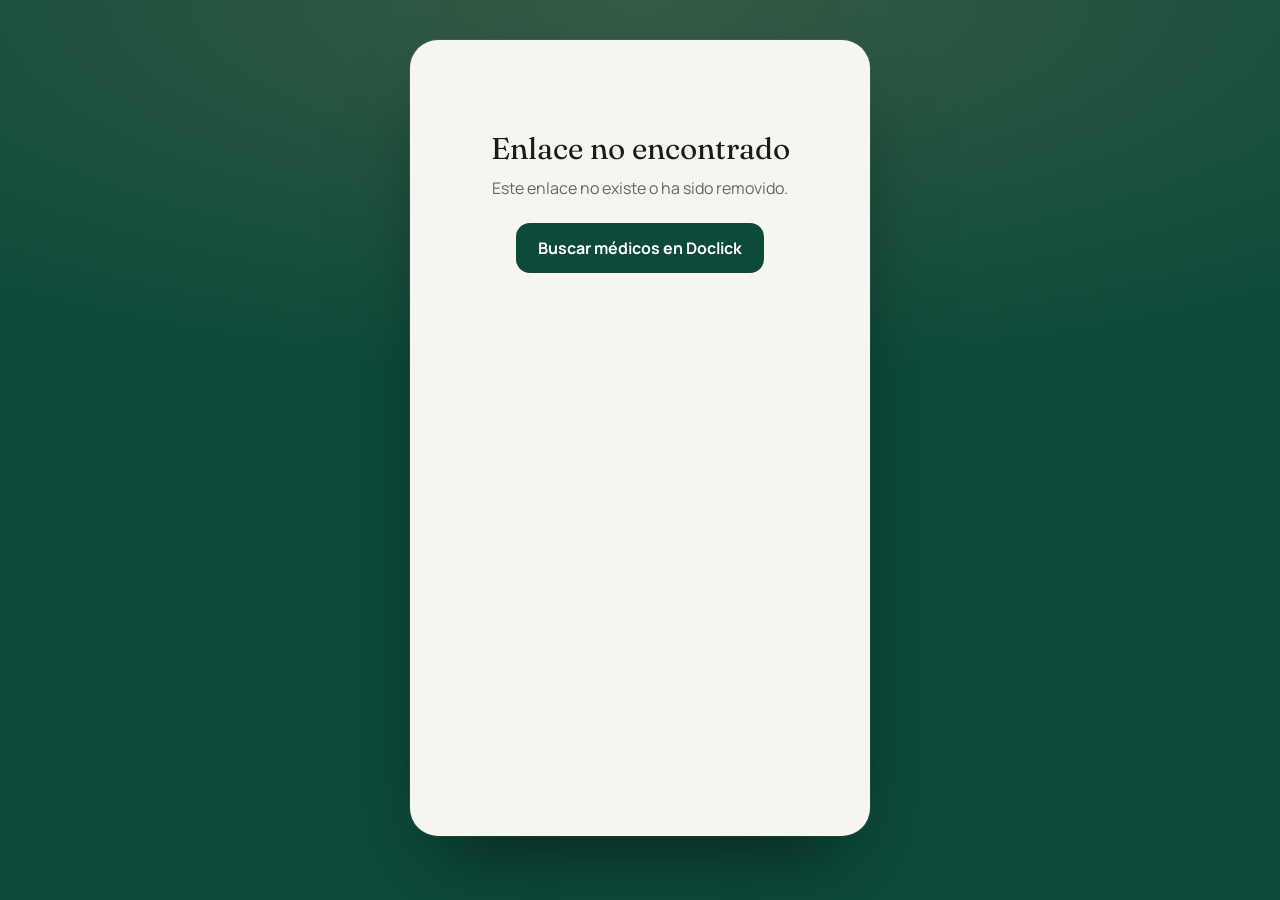
<file: link.html>
<!DOCTYPE html>
<html lang="es">
<head>
<meta charset="UTF-8">
<meta name="viewport" content="width=device-width, initial-scale=1.0, viewport-fit=cover">
<!-- Google Analytics 4 -->
<script async src="https://www.googletagmanager.com/gtag/js?id=G-QHY2PM07NM"></script>
<script>
  window.dataLayer = window.dataLayer || [];
  function gtag(){dataLayer.push(arguments);}
  gtag('js', new Date());
  gtag('config', 'G-QHY2PM07NM', {send_page_view: false});
</script>
<title id="page-title">Doclick — Enlaces</title>
<meta name="description" id="page-desc" content="Agenda tu cita por WhatsApp. Perfil verificado en Doclick.">
<meta name="robots" content="noindex">
<meta name="theme-color" id="theme-color" content="#0D4A3A">
<link rel="icon" type="image/png" href="images/favicon.png">
<link rel="apple-touch-icon" href="images/apple-touch-icon.png">
<meta property="og:title" id="og-title" content="Doclick — Enlaces">
<meta property="og:description" id="og-desc" content="Agenda tu cita por WhatsApp. Perfil verificado en Doclick.">
<meta property="og:image" id="og-image" content="https://doclick.net/images/og-image.png">
<link rel="preconnect" href="https://fonts.googleapis.com">
<link rel="preconnect" href="https://fonts.gstatic.com" crossorigin>
<link href="https://fonts.googleapis.com/css2?family=Fraunces:ital,opsz,wght@0,9..144,400;0,9..144,600;1,9..144,400;1,9..144,500&family=Manrope:wght@400;500;600;700;800&family=IBM+Plex+Mono:wght@400;500&display=swap" rel="stylesheet">
<link rel="stylesheet" href="landing.css">
</head>
<body>

<div class="stage">
  <main class="lp" id="lp"><p class="loading">Cargando…</p></main>
</div>
<div class="dock" id="dock" aria-hidden="true"></div>

<script src="data.js"></script>
<script>
// Uso: link.html?id=7  (o la URL corta definida en _redirects, ej. doclick.net/drvegas)
const UTM='utm_source=instagram&utm_medium=bio&utm_campaign=landing_medico';
function trackLink(doctorId,type){gtag('event','click_link_bio',{doctor_id:doctorId,link_type:type});}
function isPending(text){return !text||text.includes('[Pendiente');}
function esc(t){return String(t).replace(/[&<>"]/g,c=>({'&':'&amp;','<':'&lt;','>':'&gt;','"':'&quot;'}[c]));}
// Texto oscuro o claro sobre el color de acento, según su luminancia
function inkFor(hex){const n=parseInt(hex.replace('#',''),16);const [r,g,b]=[n>>16&255,n>>8&255,n&255].map(v=>{v/=255;return v<=.03928?v/12.92:Math.pow((v+.055)/1.055,2.4);});return (0.2126*r+0.7152*g+0.0722*b)>0.3?'#16120E':'#FFFFFF';}
function formatVePhone(num){const d=String(num).replace(/^58/,'');return d.length===10?`0${d.slice(0,3)}-${d.slice(3,6)}.${d.slice(6,8)}.${d.slice(8)}`:num;}

const ICON={
  wa:`<svg width="22" height="22" viewBox="0 0 24 24" fill="currentColor" aria-hidden="true"><path d="M17.5 14.4c-.3-.1-1.7-.8-2-.9-.3-.1-.5-.1-.7.1-.2.3-.8.9-.9 1.1-.2.2-.3.2-.6.1-.3-.1-1.2-.5-2.3-1.4-.9-.8-1.4-1.7-1.6-2-.2-.3 0-.5.1-.6l.4-.5c.2-.2.2-.3.3-.5.1-.2 0-.4 0-.5l-.9-2.2c-.2-.6-.5-.5-.7-.5h-.6c-.2 0-.5.1-.8.4-.3.3-1 1-1 2.5s1.1 2.9 1.2 3.1c.1.2 2.1 3.2 5.1 4.5.7.3 1.3.5 1.7.6.7.2 1.4.2 1.9.1.6-.1 1.7-.7 1.9-1.4.2-.7.2-1.3.2-1.4-.1-.1-.3-.2-.6-.3zM12 21.8c-1.8 0-3.5-.5-5-1.4l-.4-.2-3.7 1 1-3.6-.2-.4C2.7 15.6 2.2 13.8 2.2 12 2.2 6.6 6.6 2.2 12 2.2S21.8 6.6 21.8 12 17.4 21.8 12 21.8zM12 .2C5.5.2.2 5.5.2 12c0 2.1.5 4.1 1.6 5.9L.1 24l6.3-1.7c1.7.9 3.7 1.4 5.6 1.4 6.5 0 11.8-5.3 11.8-11.8S18.5.2 12 .2z"/></svg>`,
  arrow:`<svg width="18" height="18" viewBox="0 0 24 24" fill="none" stroke="currentColor" stroke-width="2.2" stroke-linecap="round" stroke-linejoin="round" aria-hidden="true"><path d="M5 12h14M13 6l6 6-6 6"/></svg>`,
  share:`<svg width="16" height="16" viewBox="0 0 24 24" fill="none" stroke="currentColor" stroke-width="2.2" stroke-linecap="round" stroke-linejoin="round" aria-hidden="true"><path d="M4 12v7a1 1 0 0 0 1 1h14a1 1 0 0 0 1-1v-7M16 6l-4-4-4 4M12 2v13"/></svg>`,
  check:`<svg width="15" height="15" viewBox="0 0 24 24" fill="none" stroke="currentColor" stroke-width="2.5" stroke-linecap="round" stroke-linejoin="round" aria-hidden="true"><path d="M22 11.08V12a10 10 0 1 1-5.93-9.14"/><polyline points="22 4 12 14.01 9 11.01"/></svg>`,
  pin:`<svg width="17" height="17" viewBox="0 0 24 24" fill="none" stroke="currentColor" stroke-width="2.2" stroke-linecap="round" stroke-linejoin="round" aria-hidden="true"><path d="M21 10c0 7-9 13-9 13s-9-6-9-13a9 9 0 0 1 18 0z"/><circle cx="12" cy="10" r="3"/></svg>`,
  ig:`<svg width="18" height="18" viewBox="0 0 24 24" fill="none" stroke="currentColor" stroke-width="2" stroke-linecap="round" stroke-linejoin="round" aria-hidden="true"><rect x="3" y="3" width="18" height="18" rx="5"/><circle cx="12" cy="12" r="4"/><circle cx="17.5" cy="6.5" r=".6" fill="currentColor"/></svg>`,
  user:`<svg width="18" height="18" viewBox="0 0 24 24" fill="none" stroke="currentColor" stroke-width="2" stroke-linecap="round" stroke-linejoin="round" aria-hidden="true"><circle cx="12" cy="8" r="4"/><path d="M4 21c0-4 4-7 8-7s8 3 8 7"/></svg>`,
  play:`<svg width="22" height="22" viewBox="0 0 24 24" fill="currentColor" aria-hidden="true"><path d="M8 5.5v13l10.5-6.5z"/></svg>`
};

const DEFAULT_THEME={deep:'#0D4A3A',accent:'#C4956A',paper:'#F7F5F2',ink:'#1A1A1A',soft:'#5C6B66'};
const doctor=getDoctorById(new URLSearchParams(window.location.search).get('id'));
const lp=document.getElementById('lp');

if(!doctor){
  gtag('event','page_view');
  lp.innerHTML=`<div class="notfound"><h1>Enlace no encontrado</h1><p>Este enlace no existe o ha sido removido.</p><a href="index.html?${UTM}">Buscar médicos en Doclick</a></div>`;
} else if(planEfectivo(doctor)!=='pro'){
  // La landing de Instagram es parte del Pro; Destacado va directo a su perfil (y Básico, de ahí al directorio).
  window.location.replace(`perfil.html?id=${doctor.id}&${UTM}`);
} else {
  const L=doctor.landing||{};
  const T={...DEFAULT_THEME,...(L.theme||{})};
  const root=document.documentElement.style;
  ['deep','accent','paper','ink','soft'].forEach(k=>root.setProperty(`--${k}`,T[k]));
  root.setProperty('--accent-ink',inkFor(T.accent));
  document.getElementById('theme-color').content=T.deep;

  const fullName=nombreVisible(doctor);
  const pageTitle=`${fullName} — ${doctor.specialty} | Doclick`;
  document.title=pageTitle;
  document.getElementById('og-title').content=pageTitle;
  if(!isPending(doctor.shortBio)){document.getElementById('page-desc').content=doctor.shortBio;document.getElementById('og-desc').content=doctor.shortBio;}
  // Sin portada vertical propia, se usa un encabezado compacto con la foto en círculo
  const coverUrl=L.coverUrl;
  const ogImg=coverUrl||doctor.photoUrl;
  if(ogImg)document.getElementById('og-image').content=`${DOCLICK.domain}/${ogImg}`;
  gtag('event','page_view',{page_title:pageTitle});
  gtag('event','view_link_bio',{doctor_id:doctor.id,plan:planEfectivo(doctor)});

  const numbers=doctor.whatsappNumbers||[doctor.whatsappNumber];
  const waMsg='Hola, vi tu Instagram y quiero agendar una cita.';
  const waMain=buildWaLink(numbers[0],waMsg);
  const reg=registroProfesional(doctor);
  const founder=doctor.fundador?(doctor.title==='Dra.'?'Médica fundadora':'Médico fundador'):'Doclick Pro';
  let n=0;const num=()=>String(++n).padStart(2,'0');

  // Portada
  const coverHtml=`
    <header class="cover${coverUrl?'':' cover--compact'}">
      ${coverUrl?`<img src="${coverUrl}" alt="${esc(fullName)}" fetchpriority="high">`:''}
      <div class="topbar">
        <a class="pill glass" href="index.html?${UTM}" onclick="trackLink(${doctor.id},'logo')" aria-label="Ir a Doclick"><img src="images/logo-doclick-blanco.png" alt="Doclick" class="pill-logo" width="96" height="18"></a>
        <button class="icon-btn glass" id="share" type="button" aria-label="Compartir esta página">${ICON.share}</button>
      </div>
      <div class="cover-body">
        <div class="who">
          ${coverUrl?'':`<div class="cover-avatar">${doctor.photoUrl?`<img src="${doctor.photoUrl}" alt="${esc(fullName)}">`:doctor.initials}</div>`}
          ${L.logoUrl?`<img class="cover-logo" src="${L.logoUrl}" alt="Logo de ${esc(fullName)}">`:''}
          <div class="badge glass">${founder}</div>
          <h1><small>${doctor.title}</small>${esc(doctor.name)}</h1>
          <p class="spec">${esc(doctor.specialty)}</p>
          ${reg?`<p class="reg">${reg}</p>`:''}
        </div>
      <a class="btn-main" id="main-cta" href="${waMain}" target="_blank" rel="noopener" onclick="trackLink(${doctor.id},'whatsapp')">
        <span class="ic">${ICON.wa}</span>
        <span><strong>Agenda tu cita</strong><span>WhatsApp · ${formatVePhone(numbers[0])}</span></span>
        <span class="arrow">${ICON.arrow}</span>
      </a>
      ${numbers.length>1?`<div class="alt-lines">${numbers.slice(1).map((num,i)=>`<a class="glass" href="${buildWaLink(num,waMsg)}" target="_blank" rel="noopener" onclick="trackLink(${doctor.id},'whatsapp')">Línea ${i+2} · ${formatVePhone(num)}</a>`).join('')}</div>`:''}
      ${(L.facts||[]).length?`<div class="facts glass" role="list" aria-label="Datos destacados">${L.facts.slice(0,3).map(([b,s])=>`<div class="fact" role="listitem"><b>${esc(b)}</b><span>${esc(s)}</span></div>`).join('')}</div>`:''}
      ${doctor.verificado?`<p class="verified">${ICON.check}Perfil verificado por Doclick</p>`:''}
      </div>
    </header>`;

  const aboutHtml=!isPending(doctor.shortBio)?`
    <section class="block" aria-label="Sobre ${esc(fullName)}">
      <p class="eyebrow"><i>${num()}</i>Sobre ${doctor.title==='Dra.'?'la doctora':doctor.title==='Dr.'?'el doctor':esc(doctor.name.split(' ')[0])}</p>
      <p class="lead">${esc(doctor.shortBio)}</p>
      ${(doctor.specialties||[]).length?`<ul class="chips" aria-label="Áreas de atención">${doctor.specialties.map(s=>`<li>${esc(s)}</li>`).join('')}</ul>`:''}
    </section>`:'';

  const v=doctor.heroVideo;
  const videoHtml=v&&v.youtubeId?`
    <section class="block" aria-label="Video">
      <p class="eyebrow"><i>${num()}</i>Conócele en video</p>
      <button class="video" id="video" type="button" aria-label="Reproducir: ${esc(v.title)}">
        <img src="https://i.ytimg.com/vi/${v.youtubeId}/hqdefault.jpg" alt="" loading="lazy">
        <span class="play"><span>${ICON.play}</span></span>
      </button>
      <p class="video-cap">${esc(v.title)}${v.duration?`<span>${v.duration}</span>`:''}</p>
    </section>`:'';

  const hasAddress=!isPending(doctor.address);
  const scheduleRows=!isPending(doctor.schedule)?doctor.schedule.split(' · ').map(part=>{const i=part.indexOf(':');return i>0&&i<20?`<div><dt>${esc(part.slice(0,i))}</dt><dd>${esc(part.slice(i+1).trim())}</dd></div>`:`<div><dt></dt><dd>${esc(part)}</dd></div>`;}).join(''):'';
  const placeHtml=hasAddress||scheduleRows?`
    <section class="block" aria-label="Consulta">
      <p class="eyebrow"><i>${num()}</i>Consulta</p>
      ${hasAddress?`<p class="place">${esc(doctor.address)}</p>`:''}
      ${scheduleRows?`<dl class="hours">${scheduleRows}</dl>`:''}
      ${hasAddress?`<a class="btn-line" href="${doctor.mapUrl||buildMapsLink(doctor.mapQuery||doctor.address)}" target="_blank" rel="noopener" onclick="trackLink(${doctor.id},'maps')">${ICON.pin}Cómo llegar</a>`:''}
    </section>`:'';

  const rows=[];
  if(doctor.instagramHandle)rows.push(`<a href="https://instagram.com/${doctor.instagramHandle}" target="_blank" rel="noopener" onclick="trackLink(${doctor.id},'instagram')"><span class="ri">${ICON.ig}</span><span><strong>Instagram</strong><small>@${esc(doctor.instagramHandle)}</small></span><span class="go">${ICON.arrow}</span></a>`);
  rows.push(`<a href="perfil.html?id=${doctor.id}&${UTM}" onclick="trackLink(${doctor.id},'perfil')"><span class="ri">${ICON.user}</span><span><strong>Perfil completo</strong><small>${v&&v.youtubeId?'Video, horarios y más en Doclick':'Horarios y más en Doclick'}</small></span><span class="go">${ICON.arrow}</span></a>`);
  const linksHtml=`<section class="block rows" aria-label="Más enlaces">${rows.join('')}</section>`;

  const footHtml=`
    <footer class="foot">
      <h2>¿Buscas otro especialista?</h2>
      <p>En Doclick encuentras profesionales de salud verificados, en video, y les escribes directo por WhatsApp.</p>
      <a class="explore" href="index.html?${UTM}#directorio" onclick="trackLink(${doctor.id},'directorio')">Explorar la guía Doclick ${ICON.arrow}</a>
      <div class="sign"><span>Página creada por Doclick</span><a href="registro.html?${UTM}" onclick="trackLink(${doctor.id},'recruitment')">¿Eres profesional de salud?</a></div>
    </footer>`;

  lp.innerHTML=coverHtml+`<div class="lower">${aboutHtml+videoHtml+placeHtml+linksHtml}</div>`+footHtml;

  // Video: carga el reproductor solo al tocar
  const vb=document.getElementById('video');
  if(vb)vb.addEventListener('click',()=>{trackLink(doctor.id,'video');vb.innerHTML=`<iframe src="https://www.youtube.com/embed/${v.youtubeId}?autoplay=1&rel=0" title="${esc(v.title)}" allow="autoplay; encrypted-media; picture-in-picture" allowfullscreen></iframe>`;},{once:true});

  // Compartir
  document.getElementById('share').addEventListener('click',async()=>{
    trackLink(doctor.id,'share');
    const data={title:fullName,text:`${fullName} — ${doctor.specialty}`,url:location.href};
    try{if(navigator.share)await navigator.share(data);else{await navigator.clipboard.writeText(location.href);alert('Enlace copiado');}}catch(e){}
  });

  // Barra fija de WhatsApp cuando el botón principal sale de pantalla
  const dock=document.getElementById('dock');
  dock.innerHTML=`<a href="${waMain}" target="_blank" rel="noopener" onclick="trackLink(${doctor.id},'whatsapp_dock')">${ICON.wa}Agendar por WhatsApp</a>`;
  if('IntersectionObserver' in window){
    new IntersectionObserver(([e])=>{const on=!e.isIntersecting&&e.boundingClientRect.top<0;dock.classList.toggle('on',on);dock.setAttribute('aria-hidden',String(!on));}).observe(document.getElementById('main-cta'));
  }
}
</script>

</body>
</html>
</file>
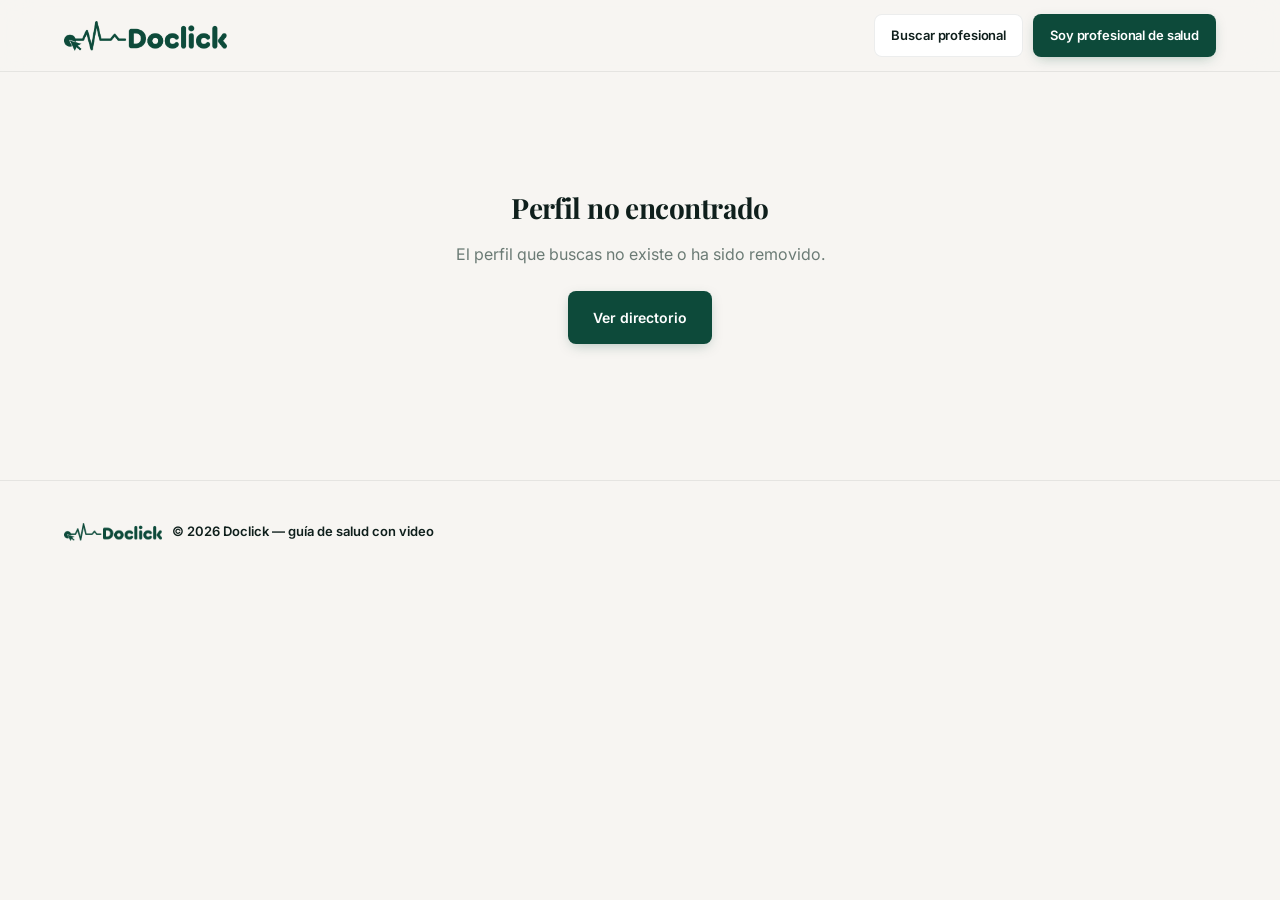
<file: perfil.html>
<!DOCTYPE html>
<html lang="es">
<head>
<meta charset="UTF-8">
<meta name="viewport" content="width=device-width, initial-scale=1.0">
<!-- Google Analytics 4 -->
<script async src="https://www.googletagmanager.com/gtag/js?id=G-QHY2PM07NM"></script>
<script>
  window.dataLayer = window.dataLayer || [];
  function gtag(){dataLayer.push(arguments);}
  gtag('js', new Date());
  gtag('config', 'G-QHY2PM07NM', {send_page_view: false});
</script>
<title id="page-title">Doclick — Perfil profesional</title>
<meta name="description" id="page-desc" content="Perfil profesional verificado en Doclick.">
<link rel="icon" type="image/png" href="images/favicon.png">
<link rel="apple-touch-icon" href="images/apple-touch-icon.png">
<meta property="og:title" id="og-title" content="Doclick — Perfil profesional">
<meta property="og:description" id="og-desc" content="Perfil profesional verificado en Doclick.">
<meta property="og:type" content="profile">
<meta property="og:url" content="https://doclick.net/perfil.html">
<meta property="og:image" content="https://doclick.net/images/og-image.png">
<meta name="twitter:card" content="summary_large_image">
<meta name="twitter:title" id="tw-title" content="Doclick — Perfil profesional">
<meta name="twitter:description" id="tw-desc" content="Perfil profesional verificado en Doclick.">
<script type="application/ld+json" id="schema-json"></script>
<link rel="preconnect" href="https://fonts.googleapis.com">
<link rel="preconnect" href="https://fonts.gstatic.com" crossorigin>
<link href="https://fonts.googleapis.com/css2?family=Playfair+Display:wght@600;700;800&family=Inter:wght@400;500;600;700&family=IBM+Plex+Mono:wght@400;600&display=swap" rel="stylesheet">
<link rel="stylesheet" href="styles.css">
</head>
<body>

<header class="nav" id="navbar">
  <div class="wrap">
    <a href="index.html" class="logo" aria-label="Doclick — Inicio"><img src="images/logo-doclick.png" alt="Doclick" class="logo-img" width="150" height="28"></a>
    <div class="nav-actions">
      <a href="index.html#directorio" class="btn btn-ghost" style="font-size:13px;padding:10px 16px;">Buscar profesional</a>
      <a class="btn btn-primary" id="nav-cta" href="registro.html">Soy profesional de salud</a>
    </div>
  </div>
</header>

<main id="profile-main">
  <div style="padding:120px 24px;text-align:center;color:var(--muted);"><p>Cargando perfil...</p></div>
</main>

<footer>
  <div class="wrap">
    <div class="footer-brand"><img src="images/logo-doclick.png" alt="Doclick" class="footer-logo" width="96" height="18">© 2026 Doclick — guía de salud con video</div>
  </div>
</footer>

<script src="data.js"></script>
<script>
window.addEventListener('scroll',()=>{document.getElementById('navbar').classList.toggle('scrolled',window.scrollY>10);});
function trackWhatsapp(doctorId,plan,fundador){const p={doctor_id:doctorId};if(plan)p.plan=plan;if(fundador)p.fundador=true;gtag('event','click_whatsapp',p);}

const params=new URLSearchParams(window.location.search);
const doctorId=parseInt(params.get('id'));
const doctor=getDoctorById(doctorId);
const main=document.getElementById('profile-main');

if(!doctor){
  gtag('event','page_view');
  main.innerHTML=`<div class="wrap" style="padding:120px 24px;text-align:center;"><h1 style="font-size:28px;margin-bottom:16px;font-family:'Playfair Display',serif;">Perfil no encontrado</h1><p style="color:var(--muted);margin-bottom:24px;">El perfil que buscas no existe o ha sido removido.</p><a href="index.html#directorio" class="btn btn-primary">Ver directorio</a></div>`;
} else if(!tienePerfil(doctor)){
  // El plan Básico no tiene página de perfil: se va al directorio filtrado por su especialidad
  location.replace(`index.html?tipo=${encodeURIComponent(getTipo(doctor))}&esp=${encodeURIComponent(doctor.specialty)}#directorio`);
} else {
  const plan=planEfectivo(doctor);
  const isPro=plan==='pro';
  const fullName=nombreVisible(doctor);
  const city=doctor.city||'Maturín';
  const pageTitle=`${fullName} — ${doctor.specialty} en ${city} | Doclick`;
  document.title=pageTitle;
  document.getElementById('page-title').textContent=pageTitle;
  document.getElementById('page-desc').content=`${doctor.specialty} en ${city}. ${isPro&&doctor.hasVideo?'Perfil con video, ':''}WhatsApp directo.`;
  gtag('event','page_view',{page_title:pageTitle});
  gtag('event','view_profile',{doctor_id:doctor.id,plan:plan});
  document.getElementById('og-title').content=pageTitle;
  document.getElementById('og-desc').content=doctor.shortBio;
  document.getElementById('tw-title').content=pageTitle;
  document.getElementById('tw-desc').content=doctor.shortBio;

  const isReal=t=>t&&!String(t).includes('[Pendiente');
  const profileUrl=`${DOCLICK.domain}/perfil.html?id=${doctor.id}`;
  const schema={"@context":"https://schema.org","@type":{medico:"Physician",odontologia:"Dentist"}[getTipo(doctor)]||"MedicalBusiness","name":fullName,"medicalSpecialty":doctor.specialty,"telephone":`+${doctor.whatsappNumber}`,"url":profileUrl};
  if(isReal(doctor.shortBio))schema.description=doctor.shortBio;
  if(doctor.photoUrl)schema.image=`${DOCLICK.domain}/${doctor.photoUrl}`;
  if(isReal(doctor.address))schema.address={"@type":"PostalAddress","streetAddress":doctor.address,"addressLocality":"Maturín","addressRegion":"Monagas","addressCountry":"VE"};
  if(doctor.instagramHandle)schema.sameAs=[`https://instagram.com/${doctor.instagramHandle}`];
  // Video de YouTube como VideoObject, para que Google pueda mostrarlo en los resultados
  const hv=isPro?doctor.heroVideo:null;
  if(hv&&hv.youtubeId){
    const [m,sec]=(hv.duration||'').split(':').map(Number);
    const video={"@type":"VideoObject","name":hv.title,"description":isReal(doctor.shortBio)?doctor.shortBio:hv.title,
      "thumbnailUrl":`https://i.ytimg.com/vi/${hv.youtubeId}/hqdefault.jpg`,"embedUrl":`https://www.youtube.com/embed/${hv.youtubeId}`,"contentUrl":`https://www.youtube.com/watch?v=${hv.youtubeId}`};
    if(hv.uploadDate)video.uploadDate=hv.uploadDate;
    if(!isNaN(m)&&!isNaN(sec))video.duration=`PT${m}M${sec}S`;
    schema.subjectOf=video;
  }
  document.getElementById('schema-json').textContent=JSON.stringify(schema);

  const foundingBadge=doctor.fundador?`<div class="badge-founding" style="margin-bottom:14px;">${doctor.title==='Dra.'?'Médica fundadora':'Médico fundador'} · Doclick</div>`:'';
  const videoBadge=isPro&&doctor.hasVideo?`<span class="tag" style="background:rgba(196,149,106,0.15);color:var(--copper-dark);border-color:rgba(196,149,106,0.3);"><svg width="12" height="12" viewBox="0 0 24 24" fill="none" stroke="currentColor" stroke-width="2.5" stroke-linecap="round" stroke-linejoin="round"><polygon points="5 3 19 12 5 21 5 3"/></svg> Con video</span>`:'';

  const reg=registroProfesional(doctor);
  const regHtml=reg?`<p class="profile-reg">${reg}</p>`:'';

  // Destacado: perfil sencillo, sin video. Pro: perfil completo.
  const heroVideoHtml=isPro&&doctor.heroVideo?`
    <section class="profile-section" aria-labelledby="video-heading">
      <div class="wrap">
        <span class="eyebrow">Video del mes</span>
        <div class="video-hero">
          ${doctor.heroVideo.youtubeId?`
          <div class="video-embed">
            <iframe src="https://www.youtube.com/embed/${doctor.heroVideo.youtubeId}" title="${doctor.heroVideo.title}" frameborder="0" allow="accelerometer; autoplay; clipboard-write; encrypted-media; gyroscope; picture-in-picture" allowfullscreen loading="lazy"></iframe>
          </div>`:`
          <div class="video-placeholder" role="img" aria-label="Video del mes: ${doctor.heroVideo.title}. Próximamente disponible.">
            <div class="play-btn" aria-hidden="true"><svg width="28" height="28" viewBox="0 0 24 24" fill="white" stroke="none"><polygon points="5 3 19 12 5 21 5 3"/></svg></div>
            <p>Próximamente disponible</p>
          </div>`}
          <div class="video-info"><h3 id="video-heading">${doctor.heroVideo.title}</h3><span class="mono">${doctor.heroVideo.duration}</span></div>
        </div>
      </div>
    </section>`:'';

  const specialtiesHtml=(doctor.specialties||[]).length?`
    <section class="profile-section" aria-labelledby="specialties-heading">
      <div class="wrap"><h2 id="specialties-heading">Áreas de atención</h2><div class="chips-list">${doctor.specialties.map(s=>`<span class="chip">${s}</span>`).join('')}</div></div>
    </section>`:'';

  const bioHtml=doctor.longBio?`
    <section class="profile-section" aria-labelledby="bio-heading">
      <div class="wrap"><h2 id="bio-heading">Sobre ${fullName}</h2><p class="bio-text">${doctor.longBio}</p></div>
    </section>`:'';

  const pastVideosHtml=isPro&&(doctor.pastVideos||[]).length?`
    <section class="profile-section" aria-labelledby="past-videos-heading">
      <div class="wrap">
        <h2 id="past-videos-heading">Contenido publicado</h2>
        <div class="past-videos-grid">${doctor.pastVideos.map(v=>v.youtubeId?`<a class="past-video-card" href="https://youtube.com/watch?v=${v.youtubeId}" target="_blank" rel="noopener" aria-label="Ver ${v.title} en YouTube"><div class="past-video-thumb" style="background-image:url('https://img.youtube.com/vi/${v.youtubeId}/hqdefault.jpg');background-size:cover;background-position:center;"><svg width="28" height="28" viewBox="0 0 24 24" fill="rgba(255,255,255,0.9)" stroke="none" style="filter:drop-shadow(0 1px 4px rgba(0,0,0,0.5));"><polygon points="5 3 19 12 5 21 5 3"/></svg></div><div class="past-video-info"><h4>${v.title}</h4><span class="mono">${v.duration}</span></div></a>`:`<article class="past-video-card"><div class="past-video-thumb" aria-hidden="true"><svg width="28" height="28" viewBox="0 0 24 24" fill="none" stroke="rgba(255,255,255,0.5)" stroke-width="2" stroke-linecap="round" stroke-linejoin="round"><polygon points="5 3 19 12 5 21 5 3"/></svg></div><div class="past-video-info"><h4>${v.title}</h4><span class="mono">${v.duration}</span></div></article>`).join('')}</div>
      </div>
    </section>`:'';

  const locationHtml=doctor.address?`
    <section class="profile-section" aria-labelledby="location-heading">
      <div class="wrap">
        <h2 id="location-heading">Ubicación y horario</h2>
        <div class="location-card">
          <div class="location-icon" aria-hidden="true"><svg width="22" height="22" viewBox="0 0 24 24" fill="none" stroke="currentColor" stroke-width="2" stroke-linecap="round" stroke-linejoin="round"><path d="M21 10c0 7-9 13-9 13s-9-6-9-13a9 9 0 0 1 18 0z"/><circle cx="12" cy="10" r="3"/></svg></div>
          <div class="location-details"><h3>${doctor.address}</h3>${doctor.schedule?`<p>${doctor.schedule}</p>`:''}<a href="${doctor.mapUrl||buildMapsLink(doctor.mapQuery||doctor.address)}" target="_blank" rel="noopener">Ver en Google Maps →</a></div>
        </div>
      </div>
    </section>`:'';

  main.innerHTML=`
    <section class="profile-hero" aria-label="Información principal del profesional">
      <div class="wrap">
        <div class="profile-avatar" aria-hidden="true">${doctor.photoUrl?`<img src="${doctor.photoUrl}" alt="">`:doctor.initials}</div>
        <div class="profile-info">
          ${foundingBadge}
          <h1>${fullName}</h1>
          ${doctor.titulo?`<p class="profile-titulo">${doctor.titulo}</p>`:''}
          <div class="profile-meta">
            <span class="tag">${doctor.specialty}</span>
            ${videoBadge}
          </div>
          ${regHtml}
          ${doctor.verificado?`<p class="profile-verified"><svg width="14" height="14" viewBox="0 0 24 24" fill="none" stroke="currentColor" stroke-width="2.5" stroke-linecap="round" stroke-linejoin="round" aria-hidden="true"><path d="M22 11.08V12a10 10 0 1 1-5.93-9.14"/><polyline points="22 4 12 14.01 9 11.01"/></svg>Perfil verificado por Doclick</p>`:''}
          ${doctor.shortBio?`<p class="profile-bio-short">${doctor.shortBio}</p>`:''}
          <div class="profile-actions">
            ${(doctor.whatsappNumbers||[doctor.whatsappNumber]).map((num,i,arr)=>`
            <a class="btn btn-primary" href="${buildWaLink(num,'Hola, vi tu perfil en Doclick y quiero agendar una cita.')}" target="_blank" rel="noopener" onclick="trackWhatsapp(${doctor.id},'${plan}',${!!doctor.fundador})" aria-label="Agendar cita por WhatsApp${arr.length>1?` (línea ${i+1})`:''}">
              <svg width="16" height="16" viewBox="0 0 24 24" fill="none" stroke="currentColor" stroke-width="2.5" stroke-linecap="round" stroke-linejoin="round"><path d="M21 11.5a8.38 8.38 0 0 1-.9 3.8 8.5 8.5 0 0 1-7.6 4.7 8.38 8.38 0 0 1-3.8-.9L3 21l1.9-5.7a8.38 8.38 0 0 1-.9-3.8 8.5 8.5 0 0 1 4.7-7.6 8.38 8.38 0 0 1 3.8-.9h.5a8.48 8.48 0 0 1 8 8v.5z"/></svg>
              Agendar por WhatsApp${arr.length>1?` (línea ${i+1})`:''}
            </a>`).join('')}
            ${doctor.instagramHandle?`<a class="btn btn-ghost" href="https://instagram.com/${doctor.instagramHandle}" target="_blank" rel="noopener" aria-label="Ver Instagram de ${fullName}"><svg width="16" height="16" viewBox="0 0 24 24" fill="none" stroke="currentColor" stroke-width="2.5" stroke-linecap="round" stroke-linejoin="round"><rect x="2" y="2" width="20" height="20" rx="5" ry="5"/><path d="M16 11.37A4 4 0 1 1 12.63 8 4 4 0 0 1 16 11.37z"/><line x1="17.5" y1="6.5" x2="17.51" y2="6.5"/></svg>Ver Instagram</a>`:''}
          </div>
        </div>
      </div>
    </section>
    ${heroVideoHtml}${specialtiesHtml}${bioHtml}${pastVideosHtml}${locationHtml}
    <section style="padding:48px 0;" aria-label="¿Eres profesional de salud?">
      <div class="wrap">
        <div class="cta-banner" style="padding:36px;">
          <div>
            <h2 style="font-size:22px;margin-bottom:8px;">¿Eres profesional de salud?</h2>
            <p style="margin-bottom:18px;">Aparece gratis en Doclick. Prueba el Destacado o el Pro ${CONFIG.DIAS_PRUEBA} días gratis.</p>
            <a class="btn btn-copper" href="registro.html">Registrarme gratis</a>
          </div>
        </div>
      </div>
    </section>`;
}
</script>

</body>
</html>
</file>
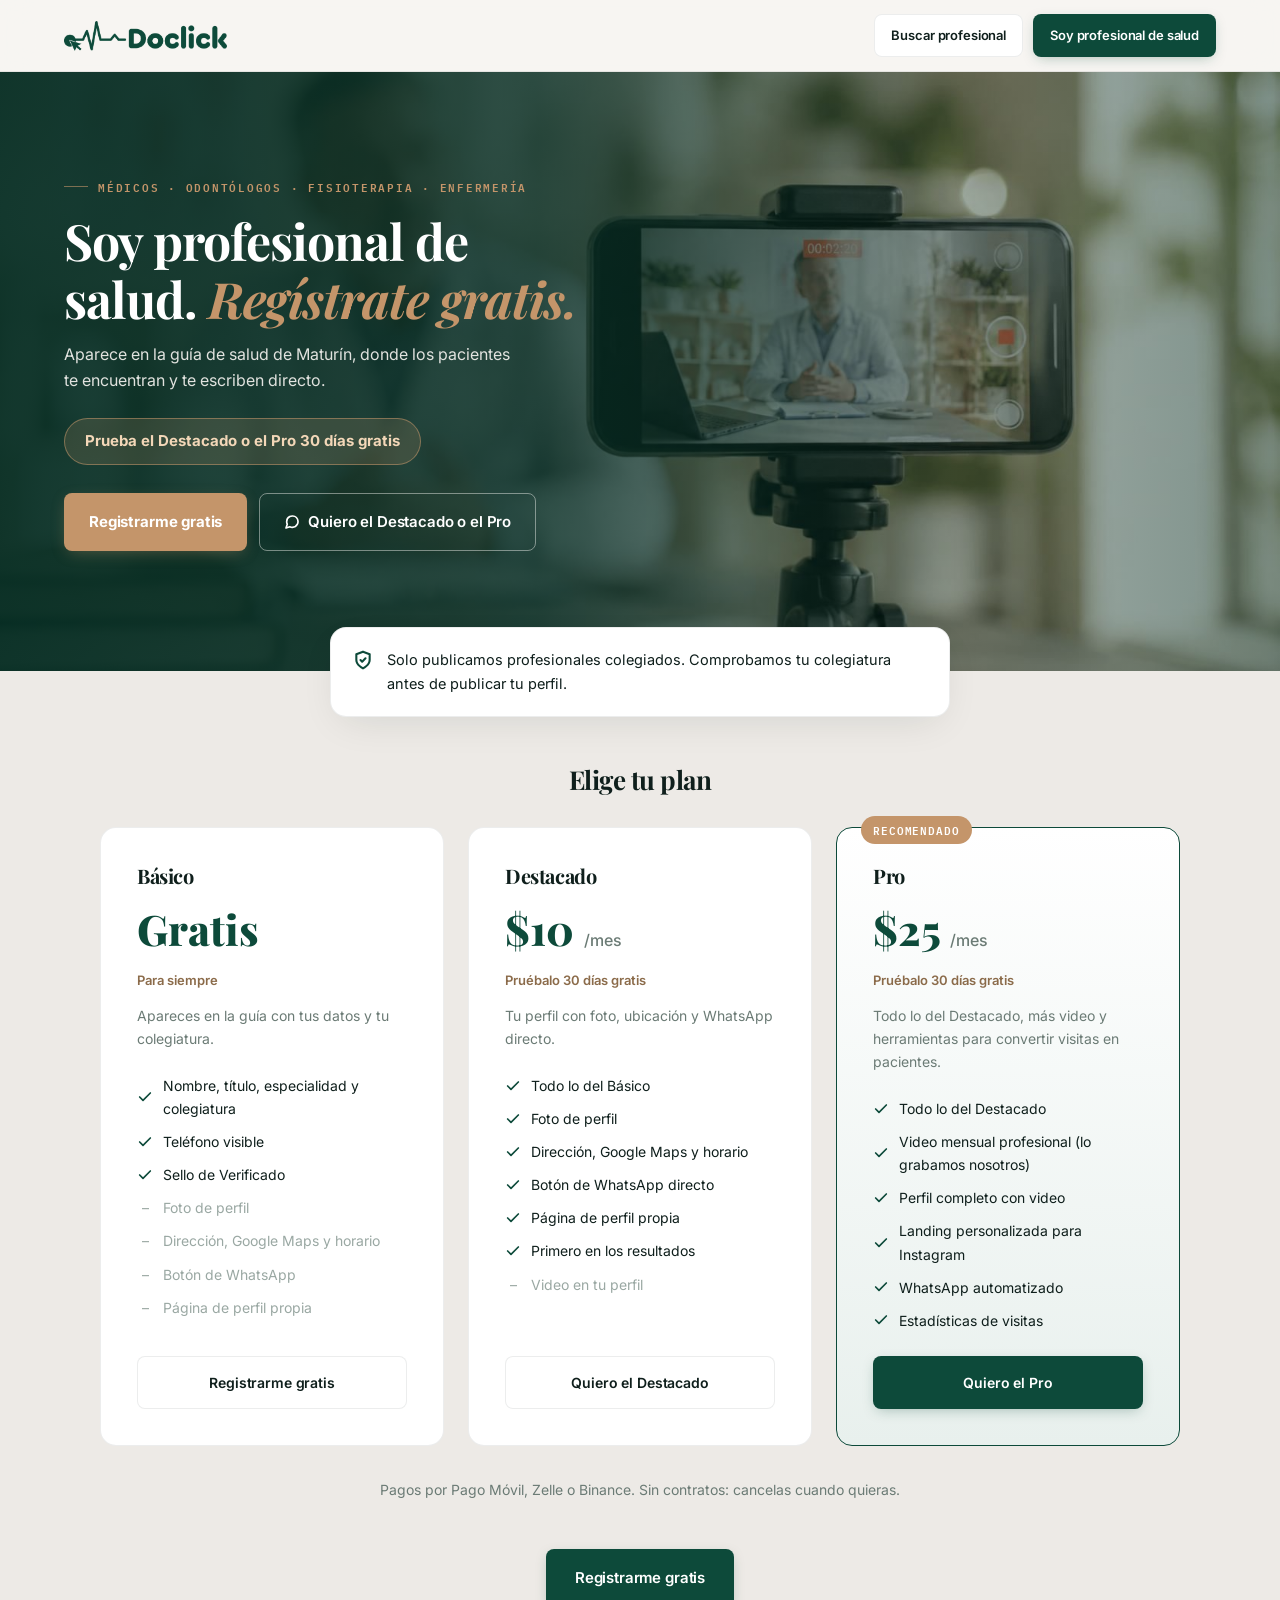
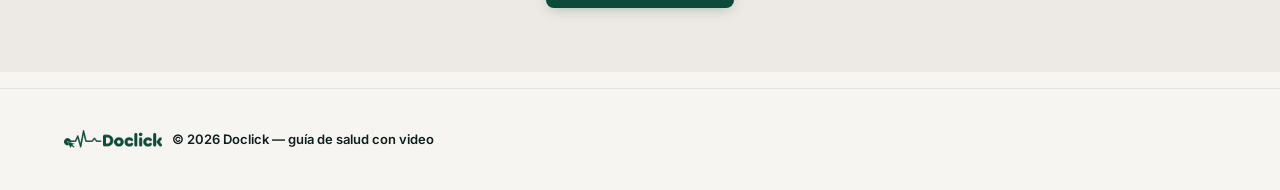
<file: registro.html>
<!DOCTYPE html>
<html lang="es">
<head>
<meta charset="UTF-8">
<meta name="viewport" content="width=device-width, initial-scale=1.0">
<!-- Google Analytics 4 -->
<script async src="https://www.googletagmanager.com/gtag/js?id=G-QHY2PM07NM"></script>
<script>
  window.dataLayer = window.dataLayer || [];
  function gtag(){dataLayer.push(arguments);}
  gtag('js', new Date());
  gtag('config', 'G-QHY2PM07NM');
</script>
<title>Soy profesional de salud · Regístrate gratis en Doclick</title>
<meta name="description" content="Médicos, odontólogos, fisioterapeutas y enfermería en Maturín: aparece gratis en la guía de salud Doclick. Prueba el Destacado o el Pro 30 días gratis.">
<link rel="icon" type="image/png" href="images/favicon.png">
<link rel="apple-touch-icon" href="images/apple-touch-icon.png">
<meta property="og:title" content="Soy profesional de salud · Regístrate gratis en Doclick">
<meta property="og:description" content="Aparece gratis en la guía de salud de Maturín. Prueba el Destacado o el Pro 30 días gratis.">
<meta property="og:type" content="website">
<meta property="og:url" content="https://doclick.net/registro.html">
<meta property="og:image" content="https://doclick.net/images/og-image.png">
<meta property="og:locale" content="es">
<meta property="og:site_name" content="Doclick">
<meta name="twitter:card" content="summary_large_image">
<meta name="twitter:title" content="Soy profesional de salud · Regístrate gratis en Doclick">
<meta name="twitter:image" content="https://doclick.net/images/og-image.png">
<link rel="preconnect" href="https://fonts.googleapis.com">
<link rel="preconnect" href="https://fonts.gstatic.com" crossorigin>
<link href="https://fonts.googleapis.com/css2?family=Playfair+Display:wght@600;700;800&family=Inter:wght@400;500;600;700&family=IBM+Plex+Mono:wght@400;600&display=swap" rel="stylesheet">
<link rel="stylesheet" href="styles.css">
<style>
  /* Hero con foto original (IA), la misma familia de imágenes de la portada; no muestra a ningún médico de la guía */
  .reg-hero { position: relative; overflow: hidden; padding: 0 0 88px; text-align: center; color: #fff; background: var(--forest-deep); }
  /* En el teléfono la foto va como franja arriba, para que se vea; en escritorio pasa a fondo del hero */
  .reg-hero-photo { position: relative; height: 230px; margin-bottom: -36px; background: url(images/portada/grabando.jpg) 74% 40% / cover no-repeat; }
  .reg-hero-photo::after { content: ""; position: absolute; inset: 0; background: linear-gradient(180deg, rgba(6,46,36,0.05) 0%, rgba(6,46,36,0.25) 55%, var(--forest-deep) 100%); }
  .reg-hero .wrap { position: relative; z-index: 1; }
  .reg-hero .eyebrow { color: var(--copper); }
  .reg-hero h1 { font-size: clamp(30px, 6vw, 50px); margin-bottom: 14px; color: #fff; }
  .reg-hero h1 em { color: var(--copper); font-style: italic; }
  .reg-sub { color: rgba(247,245,242,0.9); font-size: 16px; max-width: 46ch; margin: 0 auto 24px; }
  .reg-offer { display: inline-block; background: rgba(196,149,106,0.18); border: 1px solid rgba(196,149,106,0.55); color: #F3D7B8; font-weight: 700; padding: 10px 20px; border-radius: 999px; font-size: 15px; }
  .reg-offer-note { color: rgba(247,245,242,0.7); font-size: 12.5px; margin-top: 10px; }
  .reg-ctas { display: flex; flex-direction: column; gap: 12px; max-width: 360px; margin: 28px auto 0; }
  .reg-ctas .btn { padding: 16px 24px; font-size: 15px; }
  .reg-ctas .btn-outline-copper { color: #fff; border-color: rgba(247,245,242,0.45); }
  .reg-ctas .btn-outline-copper:hover { background: rgba(247,245,242,0.08); }
  .reg-trust-wrap { position: relative; z-index: 2; margin-top: -44px; background: linear-gradient(transparent 44px, var(--surface-2) 44px); }
  .reg-trust { box-shadow: var(--shadow-lg); display: flex; gap: 14px; align-items: flex-start; max-width: 620px; margin: 0 auto; background: var(--surface); border: 1px solid var(--hairline); border-radius: var(--radius); padding: 20px 22px; font-size: 14.5px; color: var(--ink); }
  .reg-trust svg { color: var(--forest); flex-shrink: 0; margin-top: 2px; }
  .reg-plans { padding: 48px 0 24px; }
  .reg-plans, .reg-bottom { background: var(--surface-2); }
  .reg-plans h2 { text-align: center; font-size: 26px; margin-bottom: 32px; }
  .reg-bottom { padding: 24px 0 64px; text-align: center; }
  @media (min-width: 641px) { .reg-ctas { flex-direction: row; max-width: none; justify-content: center; } }
  @media (min-width: 900px) {
    .reg-hero { padding: 96px 0 120px; text-align: left; background: var(--forest-deep) url(images/portada/grabando.jpg) 80% 45% / cover no-repeat; }
    .reg-hero-photo { display: none; }
    .reg-hero::before { content: ""; position: absolute; inset: 0; background: linear-gradient(90deg, rgba(6,46,36,0.94) 0%, rgba(6,46,36,0.82) 42%, rgba(6,46,36,0.35) 75%, rgba(6,46,36,0.5) 100%); }
    .reg-hero-inner { max-width: 560px; }
    .reg-sub { margin-left: 0; }
    .reg-ctas { justify-content: flex-start; }
  }
</style>
</head>
<body>

<header class="nav" id="navbar">
  <div class="wrap">
    <a href="index.html" class="logo" aria-label="Doclick — Inicio"><img src="images/logo-doclick.png" alt="Doclick" class="logo-img" width="150" height="28"></a>
    <div class="nav-actions">
      <a href="index.html#directorio" class="btn btn-ghost" style="font-size:13px;padding:10px 16px;">Buscar profesional</a>
      <a class="btn btn-primary" id="nav-cta" href="registro.html" aria-current="page">Soy profesional de salud</a>
    </div>
  </div>
</header>

<main>
  <section class="reg-hero" aria-labelledby="reg-heading">
    <div class="reg-hero-photo" aria-hidden="true"></div>
    <div class="wrap"><div class="reg-hero-inner">
      <span class="eyebrow">Médicos · Odontólogos · Fisioterapia · Enfermería</span>
      <h1 id="reg-heading">Soy profesional de salud. <em>Regístrate gratis.</em></h1>
      <p class="reg-sub">Aparece en la guía de salud de Maturín, donde los pacientes te encuentran y te escriben directo.</p>
      <p class="reg-offer">Prueba el Destacado o el Pro <span class="dias-prueba">30</span> días gratis</p>
      <p class="reg-offer-note" id="launch-note" hidden>Si te registras antes del lanzamiento, tus <span class="dias-prueba">30</span> días empiezan el día del lanzamiento.</p>
      <div class="reg-ctas">
        <a class="btn btn-copper" id="cta-gratis" href="#" target="_blank" rel="noopener">Registrarme gratis</a>
        <a class="btn btn-outline-copper" id="cta-pago" href="#" target="_blank" rel="noopener">
          <svg width="16" height="16" viewBox="0 0 24 24" fill="none" stroke="currentColor" stroke-width="2.5" stroke-linecap="round" stroke-linejoin="round" aria-hidden="true"><path d="M21 11.5a8.38 8.38 0 0 1-.9 3.8 8.5 8.5 0 0 1-7.6 4.7 8.38 8.38 0 0 1-3.8-.9L3 21l1.9-5.7a8.38 8.38 0 0 1-.9-3.8 8.5 8.5 0 0 1 4.7-7.6 8.38 8.38 0 0 1 3.8-.9h.5a8.48 8.48 0 0 1 8 8v.5z"/></svg>
          Quiero el Destacado o el Pro
        </a>
      </div>
    </div></div>
  </section>

  <section class="reg-trust-wrap" aria-label="Verificación de colegiatura">
    <div class="wrap">
      <p class="reg-trust">
        <svg width="20" height="20" viewBox="0 0 24 24" fill="none" stroke="currentColor" stroke-width="2.5" stroke-linecap="round" stroke-linejoin="round" aria-hidden="true"><path d="M12 22s8-4 8-10V5l-8-3-8 3v7c0 6 8 10 8 10z"/><polyline points="9 12 11 14 15 10"/></svg>
        <span>Solo publicamos profesionales colegiados. Comprobamos tu colegiatura antes de publicar tu perfil.</span>
      </p>
    </div>
  </section>

  <section class="reg-plans pricing-section" aria-labelledby="plans-heading" style="padding-top:48px;">
    <div class="wrap">
      <h2 id="plans-heading">Elige tu plan</h2>
      <div class="pricing-grid" id="pricing-grid"></div>
      <p class="pricing-note">Pagos por Pago Móvil, Zelle o Binance. Sin contratos: cancelas cuando quieras.</p>
    </div>
  </section>

  <section class="reg-bottom" aria-label="Registro">
    <div class="wrap">
      <a class="btn btn-primary" id="cta-gratis-2" href="#" target="_blank" rel="noopener" style="padding:16px 28px;font-size:15px;">Registrarme gratis</a>
    </div>
  </section>
</main>

<footer>
  <div class="wrap">
    <div class="footer-brand"><img src="images/logo-doclick.png" alt="Doclick" class="footer-logo" width="96" height="18">© 2026 Doclick — guía de salud con video</div>
  </div>
</footer>

<script src="data.js"></script>
<script>
window.addEventListener('scroll',()=>{document.getElementById('navbar').classList.toggle('scrolled',window.scrollY>10);});
gtag('event','view_registro');

// Mientras no esté el enlace del Google Form, "Registrarme gratis" abre WhatsApp para no dejar el botón muerto
const formUrl=CONFIG.FORM_REGISTRO_URL&&CONFIG.FORM_REGISTRO_URL!=='#'?CONFIG.FORM_REGISTRO_URL:buildWaLink(CONFIG.WHATSAPP_DOCLICK,'Hola, quiero registrarme gratis en Doclick');
const pagoUrl=buildWaLink(CONFIG.WHATSAPP_DOCLICK,'Hola, quiero información del plan Destacado/Pro de Doclick');
const wire=(el,href,boton)=>{el.href=href;el.addEventListener('click',()=>gtag('event','click_registro',{boton}));};

document.getElementById('pricing-grid').innerHTML=planCardsHtml(pl=>pl.id==='basico'
  ?`<a class="btn btn-ghost" data-boton="gratis" target="_blank" rel="noopener" style="width:100%;">Registrarme gratis</a>`
  :`<a class="btn ${pl.recomendado?'btn-primary':'btn-ghost'}" data-boton="pago" target="_blank" rel="noopener" style="width:100%;">Quiero el ${pl.nombre}</a>`);
['cta-gratis','cta-gratis-2'].forEach(id=>wire(document.getElementById(id),formUrl,'gratis'));
wire(document.getElementById('cta-pago'),pagoUrl,'pago');
document.querySelectorAll('#pricing-grid [data-boton]').forEach(el=>wire(el,el.dataset.boton==='gratis'?formUrl:pagoUrl,el.dataset.boton));

document.querySelectorAll('.dias-prueba').forEach(el=>el.textContent=CONFIG.DIAS_PRUEBA);
document.getElementById('launch-note').hidden=hoyISO()>=CONFIG.FECHA_LANZAMIENTO;
</script>

</body>
</html>
</file>
<file: styles.css>
/* ============================================
   Doclick v3 — Editorial Medical Design
   Paleta: verde bosque profundo + crema cálido + cobre
   Tipografía: Playfair Display (serif, autoridad) + Inter (sans, claridad)
   ============================================ */

@import url('https://fonts.googleapis.com/css2?family=Playfair+Display:wght@600;700;800&family=Inter:wght@400;500;600;700&family=IBM+Plex+Mono:wght@400;600&display=swap');

:root {
  --bg: #F7F5F2;
  --surface: #FFFFFF;
  --surface-2: #EDEAE6;
  --surface-3: #E5E1DC;
  --ink: #0F1F1C;
  --ink-light: #1A3D36;
  --muted: #6B7B75;
  --muted-light: #9AA8A3;
  --forest: #0D4A3A;
  --forest-deep: #062E24;
  --forest-light: #E8F0ED;
  --copper: #C4956A;
  --copper-soft: #F5EDE4;
  --copper-dark: #8B6B4A;
  --hairline: rgba(15,31,28,0.08);
  --hairline-strong: rgba(15,31,28,0.14);
  --shadow-sm: 0 1px 2px rgba(15,31,28,0.04);
  --shadow-md: 0 4px 24px rgba(15,31,28,0.06);
  --shadow-lg: 0 12px 40px -12px rgba(15,31,28,0.12);
  --shadow-xl: 0 24px 60px -16px rgba(15,31,28,0.16);
  --radius: 16px;
  --radius-sm: 12px;
  --radius-xs: 8px;
  --wrap: 1200px;
  --transition-fast: 150ms cubic-bezier(0.4,0,0.2,1);
  --transition-base: 300ms cubic-bezier(0.4,0,0.2,1);
  --transition-slow: 500ms cubic-bezier(0.4,0,0.2,1);
}

*, *::before, *::after { box-sizing: border-box; }

html {
  background: var(--bg);
  color-scheme: light;
  scroll-behavior: smooth;
}

body {
  margin: 0;
  background: var(--bg);
  color: var(--ink);
  font-family: 'Inter', system-ui, -apple-system, sans-serif;
  line-height: 1.65;
  -webkit-font-smoothing: antialiased;
  -moz-osx-font-smoothing: grayscale;
  min-height: 100vh;
}

/* Serif headlines = autoridad editorial médica */
h1, h2, h3, h4 {
  font-family: 'Playfair Display', Georgia, serif;
  font-weight: 700;
  line-height: 1.15;
  margin: 0;
  letter-spacing: -0.02em;
  text-wrap: balance;
  color: var(--ink);
}

p { margin: 0; }
a { color: inherit; text-decoration: none; }
img { max-width: 100%; height: auto; display: block; }
.mono { font-family: 'IBM Plex Mono', monospace; }
.wrap { max-width: var(--wrap); margin: 0 auto; padding: 0 24px; }

/* ---------- UTILITIES ---------- */
.btn {
  display: inline-flex;
  align-items: center;
  justify-content: center;
  gap: 8px;
  padding: 14px 24px;
  border-radius: var(--radius-xs);
  font-family: 'Inter', sans-serif;
  font-weight: 600;
  font-size: 14px;
  cursor: pointer;
  border: 1px solid transparent;
  transition: transform var(--transition-fast), background var(--transition-fast), box-shadow var(--transition-fast), border-color var(--transition-fast);
  position: relative;
  overflow: hidden;
  letter-spacing: -0.01em;
}
.btn:hover { transform: translateY(-2px); }
.btn:active { transform: translateY(0); }

.btn-primary {
  background: var(--forest);
  color: #fff;
  box-shadow: 0 4px 14px -4px rgba(13,74,58,0.35);
}
.btn-primary:hover { background: var(--forest-deep); box-shadow: 0 6px 20px -4px rgba(13,74,58,0.45); }

.btn-ghost {
  border-color: var(--hairline);
  color: var(--ink);
  background: var(--surface);
}
.btn-ghost:hover { border-color: var(--forest); box-shadow: var(--shadow-md); }

.btn-copper {
  background: var(--copper);
  color: #fff;
  font-weight: 700;
  box-shadow: 0 4px 16px -4px rgba(196,149,106,0.4);
}
.btn-copper:hover { background: var(--copper-dark); box-shadow: 0 6px 20px -4px rgba(196,149,106,0.5); }

.btn-outline-copper {
  border: 1.5px solid var(--copper);
  color: var(--copper);
  background: transparent;
  font-weight: 600;
}
.btn-outline-copper:hover { background: var(--copper-soft); }

.eyebrow {
  font-family: 'IBM Plex Mono', monospace;
  font-size: 11px;
  text-transform: uppercase;
  letter-spacing: 0.16em;
  color: var(--copper);
  margin-bottom: 16px;
  display: inline-flex;
  align-items: center;
  gap: 10px;
  font-weight: 600;
}
.eyebrow::before {
  content: '';
  display: inline-block;
  width: 24px;
  height: 1px;
  background: var(--copper);
  opacity: 0.6;
}

.tag {
  display: inline-flex;
  align-items: center;
  gap: 6px;
  font-family: 'IBM Plex Mono', monospace;
  font-size: 10.5px;
  text-transform: uppercase;
  letter-spacing: 0.1em;
  color: var(--forest);
  background: var(--forest-light);
  border: 1px solid rgba(13,74,58,0.12);
  padding: 5px 12px;
  border-radius: 999px;
  font-weight: 600;
}
.tag-copper { color: var(--copper-dark); background: var(--copper-soft); border-color: rgba(196,149,106,0.25); }
.tag-dark { background: var(--ink); color: #fff; border-color: transparent; }
.tag-forest { color: var(--forest); background: var(--forest-light); border-color: rgba(13,74,58,0.12); }

.badge-founding {
  display: inline-flex;
  align-items: center;
  gap: 6px;
  background: linear-gradient(135deg, #D4A574, var(--copper));
  color: #fff;
  font-family: 'IBM Plex Mono', monospace;
  font-size: 10.5px;
  font-weight: 600;
  text-transform: uppercase;
  letter-spacing: 0.08em;
  padding: 6px 14px;
  border-radius: 999px;
  box-shadow: 0 2px 8px -2px rgba(196,149,106,0.4);
}

/* ---------- NAV ---------- */
.nav {
  position: sticky;
  top: 0;
  z-index: 50;
  background: rgba(247,245,242,0.9);
  backdrop-filter: blur(16px) saturate(1.3);
  -webkit-backdrop-filter: blur(16px) saturate(1.3);
  border-bottom: 1px solid var(--hairline);
  transition: box-shadow var(--transition-base);
}
.nav.scrolled { box-shadow: var(--shadow-sm); }
.nav .wrap {
  display: flex;
  align-items: center;
  justify-content: space-between;
  padding: 14px 24px;
}
.logo {
  display: flex;
  align-items: center;
  gap: 10px;
  font-family: 'Playfair Display', serif;
  font-weight: 800;
  font-size: 22px;
  letter-spacing: -0.02em;
  color: var(--ink);
}
.logo-mark {
  width: 36px;
  height: 36px;
  border-radius: 10px;
  background: linear-gradient(135deg, var(--forest), var(--forest-deep));
  display: flex;
  align-items: center;
  justify-content: center;
  color: #fff;
  font-family: 'Playfair Display', serif;
  font-size: 18px;
  font-weight: 700;
  box-shadow: 0 2px 8px -2px rgba(13,74,58,0.3);
}
.nav .logo { flex-shrink: 0; }
.nav-actions { display: flex; align-items: center; gap: 10px; min-width: 0; }
#nav-cta { font-size: 13px; padding: 10px 16px; white-space: nowrap; }

/* ---------- HERO ---------- */
.hero {
  position: relative;
  overflow: hidden;
  padding: 72px 0 48px;
}
/* Patrón ECG sutil como textura de fondo */
.hero::before {
  content: '';
  position: absolute;
  top: 0;
  left: 0;
  right: 0;
  bottom: 0;
  background-image: url("data:image/svg+xml,%3Csvg width='120' height='60' viewBox='0 0 120 60' xmlns='http://www.w3.org/2000/svg'%3E%3Cpath d='M0 30 L20 30 L25 15 L30 45 L35 10 L40 50 L45 30 L120 30' stroke='%23C4956A' stroke-width='0.5' fill='none' opacity='0.08'/%3E%3C/svg%3E");
  background-repeat: repeat;
  pointer-events: none;
}
.hero::after {
  content: '';
  position: absolute;
  top: -20%;
  left: 50%;
  transform: translateX(-50%);
  width: 100%;
  height: 80%;
  background: radial-gradient(ellipse at center, rgba(13,74,58,0.06) 0%, transparent 70%);
  pointer-events: none;
}
.hero .wrap { position: relative; text-align: center; }

/* ---------- HERO — video de fondo (v3.1) ---------- */
.hero.hero--video {
  padding: 0;
  min-height: 620px;
  display: flex;
  align-items: center;
  background: var(--forest-deep);
}
.hero.hero--video::before { opacity: 0; }
/* Portada: fotos originales (IA) que rotan; no muestran a ningún médico de la guía */
.hero-reel { position: absolute; inset: 0; z-index: 0; overflow: hidden; }
.hero-slide {
  position: absolute;
  inset: 0;
  background-size: cover;
  opacity: 0;
  transform: scale(1.08);
  transition: opacity 1.1s ease, transform 4.5s ease-out;
}
.hero-slide.is-on { opacity: 1; transform: scale(1); }
.hero-bars { position: absolute; z-index: 3; left: 24px; right: 24px; top: 16px; display: flex; gap: 6px; }
.hero-bars i { flex: 1; height: 3px; border-radius: 3px; background: rgba(255,255,255,0.25); overflow: hidden; position: relative; }
.hero-bars i::after { content: ""; position: absolute; inset: 0; background: #fff; transform: scaleX(0); transform-origin: left; }
.hero-bars i.done::after { transform: scaleX(1); }
.hero-bars i.run::after { animation: hero-bar 4.5s linear forwards; }
@keyframes hero-bar { to { transform: scaleX(1); } }
.hero-tag {
  position: absolute; z-index: 3; right: 24px; bottom: 24px;
  display: flex; align-items: center; gap: 10px; padding: 10px 16px; border-radius: 999px;
  background: rgba(247,245,242,0.12); backdrop-filter: blur(10px); -webkit-backdrop-filter: blur(10px);
  border: 1px solid rgba(247,245,242,0.2); color: #fff; transition: opacity .4s;
}
.hero-tag b { display: block; font-size: 13px; }
.hero-tag small { display: block; font-size: 11px; opacity: .75; }
.hero-tag-dot { width: 8px; height: 8px; border-radius: 50%; background: var(--copper); box-shadow: 0 0 0 4px rgba(196,149,106,0.25); }
@media (prefers-reduced-motion: reduce) {
  .hero-slide { transition: opacity .6s ease; transform: none; }
  .hero-bars { display: none; }
}
.hero-overlay {
  position: absolute;
  inset: 0;
  z-index: 1;
  background:
    linear-gradient(90deg, rgba(6,46,36,0.92) 0%, rgba(6,46,36,0.72) 38%, rgba(6,46,36,0.42) 68%, rgba(6,46,36,0.62) 100%),
    linear-gradient(0deg, rgba(6,46,36,0.85) 0%, rgba(6,46,36,0.25) 45%, rgba(6,46,36,0.55) 100%);
}
.hero.hero--video .wrap { z-index: 2; padding: 96px 24px; }
.hero.hero--video .eyebrow { color: var(--copper); background: rgba(247,245,242,0.1); border-color: rgba(247,245,242,0.18); }
.hero.hero--video h1 { color: #FFFFFF; }
.hero.hero--video h1 em { color: var(--copper); }
.hero.hero--video .hero-sub { color: rgba(247,245,242,0.92); }
.hero.hero--video .social-number { color: #FFFFFF; }
.hero.hero--video .social-label { color: rgba(247,245,242,0.72); }
.hero.hero--video .btn-ghost { border-color: rgba(247,245,242,0.4); color: #fff; }
@media (max-width: 640px) {
  .hero.hero--video { min-height: 560px; }
  .hero-tag { left: 16px; right: auto; bottom: 16px; }
  .hero-bars { left: 16px; right: 16px; }
}
.hero h1 {
  font-size: clamp(38px, 6vw, 68px);
  max-width: 16ch;
  margin: 0 auto 20px;
  color: var(--ink);
  font-weight: 800;
}
.hero h1 em {
  font-style: italic;
  color: var(--forest);
}
.hero-sub {
  font-size: 18px;
  color: var(--muted);
  max-width: 48ch;
  margin: 0 auto;
  line-height: 1.7;
  font-weight: 400;
}
.hero-ctas {
  display: flex;
  gap: 12px;
  justify-content: center;
  margin-top: 36px;
  flex-wrap: wrap;
}

/* Social bar */
.social-bar {
  display: flex;
  justify-content: center;
  gap: 48px;
  margin-top: 48px;
  flex-wrap: wrap;
}
.social-item { text-align: center; }
.social-number {
  font-family: 'Playfair Display', serif;
  font-weight: 800;
  font-size: 40px;
  color: var(--forest);
  line-height: 1;
}
.social-number.is-loading {
  font-family: 'Inter', sans-serif;
  font-weight: 500;
  font-size: 14px;
  letter-spacing: 0;
  color: var(--muted) !important;
}
.social-label {
  font-size: 12px;
  color: var(--muted);
  margin-top: 6px;
  font-weight: 500;
  letter-spacing: 0.02em;
}

/* ---------- WHY SECTION ---------- */
.why-section {
  padding: 80px 0;
  background: var(--surface);
  border-top: 1px solid var(--hairline);
  border-bottom: 1px solid var(--hairline);
}
.why-grid {
  display: grid;
  grid-template-columns: repeat(3, 1fr);
  gap: 24px;
  margin-top: 40px;
}
.why-card {
  background: var(--bg);
  border: 1px solid var(--hairline);
  border-radius: var(--radius);
  padding: 32px;
  transition: transform var(--transition-base), box-shadow var(--transition-base);
  position: relative;
}
.why-card:hover { transform: translateY(-4px); box-shadow: var(--shadow-lg); }
.why-card::before {
  content: '';
  position: absolute;
  top: 0;
  left: 0;
  right: 0;
  height: 3px;
  background: linear-gradient(90deg, var(--forest), var(--copper));
  border-radius: var(--radius) var(--radius) 0 0;
  opacity: 0;
  transition: opacity var(--transition-base);
}
.why-card:hover::before { opacity: 1; }
.why-number {
  font-family: 'Playfair Display', serif;
  font-size: 48px;
  font-weight: 800;
  color: var(--forest);
  line-height: 1;
  margin-bottom: 16px;
}
.why-card h3 {
  font-size: 20px;
  margin-bottom: 10px;
  font-family: 'Playfair Display', serif;
}
.why-card p {
  font-size: 14.5px;
  color: var(--muted);
  line-height: 1.7;
}

/* ---------- DIRECTORY ---------- */
.directory-section { padding: 64px 0; }
.dir-header {
  display: flex;
  justify-content: space-between;
  align-items: center;
  margin-bottom: 28px;
  flex-wrap: wrap;
  gap: 12px;
}
.dir-header h2 { font-size: 28px; }
.dir-search {
  max-width: 600px;
  display: flex;
  gap: 10px;
  flex: 1;
  justify-content: flex-end;
  flex-wrap: wrap;
}
.dir-search input {
  flex: 1;
  max-width: 280px;
  padding: 12px 16px;
  border-radius: var(--radius-xs);
  border: 1.5px solid var(--hairline);
  background: var(--surface);
  font-family: 'Inter', sans-serif;
  font-size: 15px;
  transition: border-color var(--transition-fast), box-shadow var(--transition-fast);
}
.dir-search input:focus {
  outline: none;
  border-color: var(--forest);
  box-shadow: 0 0 0 3px rgba(13,74,58,0.08);
}
.dir-search select {
  padding: 12px 36px 12px 16px;
  border-radius: var(--radius-xs);
  border: 1.5px solid var(--hairline);
  background: var(--surface);
  font-family: 'Inter', sans-serif;
  font-size: 15px;
  appearance: none;
  -webkit-appearance: none;
  background-image: url("data:image/svg+xml,%3Csvg width='12' height='8' viewBox='0 0 12 8' fill='none'%3E%3Cpath d='M1 1.5L6 6.5L11 1.5' stroke='%236B7B75' stroke-width='1.5' stroke-linecap='round' stroke-linejoin='round'/%3E%3C/svg%3E");
  background-repeat: no-repeat;
  background-position: right 14px center;
  cursor: pointer;
}
.video-filter {
  display: flex;
  align-items: center;
  gap: 8px;
  font-size: 14px;
  color: var(--muted);
  font-weight: 500;
  cursor: pointer;
  user-select: none;
  padding: 10px 14px;
  border-radius: var(--radius-xs);
  border: 1.5px solid var(--hairline);
  background: var(--surface);
  transition: all var(--transition-fast);
}
.video-filter:hover { border-color: var(--forest); }
.video-filter input { accent-color: var(--forest); width: 16px; height: 16px; cursor: pointer; }

.doc-grid {
  display: grid;
  grid-template-columns: repeat(3, 1fr);
  gap: 20px;
}
.doc-card {
  background: var(--surface);
  border: 1px solid var(--hairline);
  border-radius: var(--radius);
  padding: 24px;
  display: flex;
  flex-direction: column;
  transition: border-color var(--transition-base), transform var(--transition-base), box-shadow var(--transition-base);
  position: relative;
  opacity: 0;
  transform: translateY(20px);
  animation: fadeUp 0.6s cubic-bezier(0.16,1,0.3,1) forwards;
}
.doc-card:hover {
  border-color: rgba(13,74,58,0.2);
  transform: translateY(-4px);
  box-shadow: var(--shadow-lg);
}
.doc-card--featured { border: 1.5px solid var(--copper); }
.doc-card--featured:hover { border-color: var(--copper); }
.doc-card--perfil .avatar { background: var(--forest-light); color: var(--forest); box-shadow: none; }
.dir-divider {
  grid-column: 1 / -1;
  display: flex;
  align-items: center;
  gap: 14px;
  margin: 12px 0 0;
  font-family: 'IBM Plex Mono', monospace;
  font-size: 11px;
  text-transform: uppercase;
  letter-spacing: 0.16em;
  color: var(--copper);
  font-weight: 600;
}
.dir-divider::after { content: ''; flex: 1; height: 1px; background: var(--hairline-strong); }
.doc-top { display: flex; align-items: center; gap: 14px; margin-bottom: 18px; }
.avatar-wrap { position: relative; flex-shrink: 0; }
.avatar {
  width: 56px;
  height: 56px;
  border-radius: 50%;
  background: linear-gradient(135deg, #1A6B56, var(--forest));
  color: #fff;
  display: flex;
  align-items: center;
  justify-content: center;
  font-family: 'Playfair Display', serif;
  font-weight: 700;
  font-size: 20px;
  box-shadow: 0 4px 12px -2px rgba(13,74,58,0.25);
  overflow: hidden;
}
.avatar img { width: 100%; height: 100%; object-fit: cover; }
.video-badge {
  position: absolute;
  bottom: -2px;
  right: -2px;
  width: 20px;
  height: 20px;
  border-radius: 50%;
  background: var(--copper);
  border: 2px solid var(--surface);
  display: flex;
  align-items: center;
  justify-content: center;
}
.doc-name { font-family: 'Playfair Display', serif; font-weight: 700; font-size: 17px; }
.doc-specialty { font-size: 13.5px; color: var(--muted); margin-top: 3px; }
.doc-meta { display: flex; gap: 8px; flex-wrap: wrap; margin-bottom: 16px; margin-top: auto; }
.city-chip {
  font-size: 12px;
  color: var(--muted);
  background: var(--surface-2);
  padding: 4px 10px;
  border-radius: 999px;
}
.doc-actions { display: flex; gap: 8px; }
.doc-actions .btn { flex: 1; padding: 10px 14px; font-size: 13px; border-radius: var(--radius-xs); }

/* Pestañas de categoría + plan Básico */
.dir-tabs { display: flex; gap: 8px; overflow-x: auto; margin: 0 0 24px; padding-bottom: 2px; scrollbar-width: none; }
.dir-tabs::-webkit-scrollbar { display: none; }
.dir-tab {
  flex-shrink: 0;
  padding: 10px 18px;
  border-radius: 999px;
  border: 1.5px solid var(--hairline-strong);
  background: var(--surface);
  color: var(--ink);
  font-family: 'Inter', sans-serif;
  font-size: 14px;
  font-weight: 600;
  cursor: pointer;
  transition: background var(--transition-fast), border-color var(--transition-fast), color var(--transition-fast);
}
.dir-tab:hover { border-color: var(--forest); }
.dir-tab.active { background: var(--forest); border-color: var(--forest); color: #fff; }
.dir-search [hidden] { display: none; }
.dir-count { font-size: 13.5px; color: var(--muted); margin-top: 6px; }
.doc-titulo { font-size: 12.5px; color: var(--copper-dark); font-weight: 600; margin-top: 2px; }
.doc-phone { display: flex; align-items: center; gap: 8px; font-size: 14px; color: var(--ink); font-weight: 600; font-variant-numeric: tabular-nums; }
.doc-phone svg { color: var(--muted); flex-shrink: 0; }
.doc-card--basico { cursor: default; }
.doc-card--basico:hover { transform: none; box-shadow: none; border-color: var(--hairline); }
.pricing-offer { text-align: center; margin: -24px auto 40px; font-weight: 600; color: var(--copper-dark); background: var(--copper-soft); border: 1px solid rgba(196,149,106,0.25); border-radius: 999px; padding: 10px 20px; width: fit-content; max-width: 100%; }
.profile-titulo { font-size: 15px; color: var(--copper-dark); font-weight: 600; margin: -2px 0 12px; }

.empty-state {
  text-align: center;
  padding: 80px 24px;
  color: var(--muted);
  border: 2px dashed var(--hairline);
  border-radius: var(--radius);
  display: none;
  flex-direction: column;
  align-items: center;
  gap: 12px;
}
.directory-loading {
  text-align: center;
  padding: 64px 24px;
  color: var(--muted);
  font-size: 15px;
}
.empty-state h3 { font-size: 20px; color: var(--ink); margin-bottom: 4px; font-family: 'Playfair Display', serif; }
.empty-state p { font-size: 14px; max-width: 40ch; margin-bottom: 8px; }

@keyframes fadeUp { to { opacity: 1; transform: translateY(0); } }

/* ---------- PROCESS ---------- */
.process-section { padding: 80px 0; background: var(--surface-2); }
.process-section h2 { text-align: center; font-size: 28px; margin-bottom: 12px; }
.process-sub { text-align: center; color: var(--muted); font-size: 16px; margin-bottom: 48px; }
.process-grid {
  display: grid;
  grid-template-columns: repeat(3, 1fr);
  gap: 24px;
  position: relative;
}
.process-grid::before {
  content: '';
  position: absolute;
  top: 28px;
  left: 16.66%;
  right: 16.66%;
  height: 2px;
  background: linear-gradient(90deg, var(--forest) 0%, var(--copper) 100%);
  opacity: 0.2;
  S-index: 0;
}
.process-card {
  background: var(--surface);
  border: 1px solid var(--hairline);
  border-radius: var(--radius);
  padding: 32px;
  text-align: center;
  position: relative;
  S-index: 1;
}
.process-step {
  width: 44px;
  height: 44px;
  border-radius: 50%;
  background: var(--forest);
  color: #fff;
  display: flex;
  align-items: center;
  justify-content: center;
  font-family: 'Playfair Display', serif;
  font-weight: 800;
  font-size: 16px;
  margin: 0 auto 18px;
  box-shadow: 0 4px 12px -2px rgba(13,74,58,0.3);
}
.process-card h3 { font-size: 17px; margin-bottom: 8px; font-family: 'Playfair Display', serif; }
.process-card p { font-size: 14px; color: var(--muted); line-height: 1.7; }

/* ---------- PRICING ---------- */
.pricing-section { padding: 80px 0; }
.pricing-section h2 { text-align: center; font-size: 28px; margin-bottom: 12px; }
.pricing-sub { text-align: center; color: var(--muted); font-size: 16px; margin-bottom: 48px; }
.pricing-grid {
  display: grid;
  grid-template-columns: repeat(3, 1fr);
  gap: 24px;
  max-width: 1080px;
  margin: 0 auto;
}
.price-card {
  background: var(--surface);
  border: 1px solid var(--hairline);
  border-radius: var(--radius);
  padding: 36px;
  position: relative;
  transition: transform var(--transition-base), box-shadow var(--transition-base);
}
.price-card:hover { transform: translateY(-4px); box-shadow: var(--shadow-lg); }
.price-card.featured {
  border-color: var(--forest);
  background: linear-gradient(180deg, var(--surface) 0%, var(--forest-light) 100%);
}
.price-badge {
  position: absolute;
  top: -12px;
  left: 24px;
  background: var(--copper);
  color: #fff;
  font-family: 'IBM Plex Mono', monospace;
  font-size: 11px;
  font-weight: 600;
  text-transform: uppercase;
  letter-spacing: 0.08em;
  padding: 5px 12px;
  border-radius: 999px;
}
.price-card h3 { font-size: 20px; margin-bottom: 8px; font-family: 'Playfair Display', serif; }
.price-amount {
  font-family: 'Playfair Display', serif;
  font-size: 42px;
  font-weight: 800;
  color: var(--forest);
  margin-bottom: 6px;
}
.price-amount span { font-size: 16px; color: var(--muted); font-weight: 500; font-family: 'Inter', sans-serif; }
.price-desc { font-size: 14px; color: var(--muted); margin-bottom: 24px; }
.price-features {
  list-style: none;
  padding: 0;
  margin: 0 0 24px;
  display: flex;
  flex-direction: column;
  gap: 10px;
}
.price-features li {
  display: flex;
  align-items: center;
  gap: 10px;
  font-size: 14px;
  color: var(--ink);
}
.price-features li svg { flex-shrink: 0; color: var(--forest); }
.price-features li.is-excluded { color: var(--muted-light); }
.price-features li.is-excluded .dash { width: 16px; flex-shrink: 0; text-align: center; }
.price-card { display: flex; flex-direction: column; }
.price-card .btn { margin-top: auto; }
.price-launch { font-size: 13px; font-weight: 600; color: var(--copper-dark); margin-bottom: 12px; }
.price-card--founder { background: var(--forest); border-color: var(--forest); color: #fff; }
.price-card--founder h3, .price-card--founder .price-amount, .price-card--founder .price-features li { color: #fff; }
.price-card--founder .price-amount span, .price-card--founder .price-desc { color: rgba(247,245,242,0.75); }
.price-card--founder .price-features li svg { color: var(--copper); }
.price-card--founder .price-launch { color: var(--copper); }
.pricing-note { text-align: center; color: var(--muted); font-size: 14px; margin-top: 32px; }

.profile-reg { font-size: 12.5px; color: var(--muted); margin: -8px 0 16px; }
.profile-verified { display: inline-flex; align-items: center; gap: 6px; font-size: 12.5px; color: var(--forest); font-weight: 600; margin: -8px 0 16px; }
.profile-reg + .profile-verified { margin-top: -10px; }

/* ---------- FAQ ---------- */
.faq-section { padding: 64px 0; background: var(--surface); border-top: 1px solid var(--hairline); }
.faq-section h2 { text-align: center; font-size: 28px; margin-bottom: 48px; }
.faq-list { max-width: 720px; margin: 0 auto; display: flex; flex-direction: column; gap: 12px; }
.faq-item { background: var(--bg); border: 1px solid var(--hairline); border-radius: var(--radius-sm); overflow: hidden; }
.faq-question {
  width: 100%;
  padding: 18px 22px;
  display: flex;
  justify-content: space-between;
  align-items: center;
  background: none;
  border: none;
  font-family: 'Inter', sans-serif;
  font-size: 15px;
  font-weight: 600;
  color: var(--ink);
  cursor: pointer;
  text-align: left;
}
.faq-question:hover { background: rgba(13,74,58,0.03); }
.faq-question svg { transition: transform var(--transition-base); flex-shrink: 0; }
.faq-question.active svg { transform: rotate(180deg); }
.faq-answer {
  max-height: 0;
  overflow: hidden;
  transition: max-height var(--transition-base), padding var(--transition-base);
  padding: 0 22px;
  color: var(--muted);
  font-size: 14.5px;
  line-height: 1.7;
}
.faq-answer.open { max-height: 200px; padding: 0 22px 18px; }

/* ---------- CTA FINAL ---------- */
.cta-final { padding: 80px 0; }
.cta-banner {
  background: linear-gradient(135deg, var(--forest-deep) 0%, #0A3D30 100%);
  color: #F7F5F2;
  border-radius: 24px;
  padding: 56px;
  display: flex;
  align-items: center;
  justify-content: space-between;
  gap: 32px;
  flex-wrap: wrap;
  position: relative;
  overflow: hidden;
  box-shadow: 0 20px 50px -16px rgba(6,46,36,0.35);
}
.cta-banner::before {
  content: '';
  position: absolute;
  top: -50%;
  right: -10%;
  width: 400px;
  height: 400px;
  background: radial-gradient(circle, rgba(196,149,106,0.15) 0%, transparent 70%);
  pointer-events: none;
}
/* Línea ECG decorativa */
.cta-banner::after {
  content: '';
  position: absolute;
  bottom: 20px;
  left: 40px;
  right: 40px;
  height: 40px;
  background-image: url("data:image/svg+xml,%3Csvg width='200' height='40' viewBox='0 0 200 40' xmlns='http://www.w3.org/2000/svg'%3E%3Cpath d='M0 20 L30 20 L40 5 L50 35 L60 10 L70 30 L80 20 L200 20' stroke='rgba(196,149,106,0.2)' stroke-width='1.5' fill='none'/%3E%3C/svg%3E");
  background-repeat: repeat-x;
  pointer-events: none;
}
.cta-banner > * { position: relative; S-index: 1; }
.cta-banner h2 { color: #fff; font-size: clamp(24px, 3.5vw, 34px); max-width: 28ch; margin-bottom: 12px; font-family: 'Playfair Display', serif; }
.cta-banner p { color: rgba(247,245,242,0.75); font-size: 16px; max-width: 44ch; line-height: 1.6; margin-bottom: 24px; }
.cta-banner .btn-copper { font-size: 15px; padding: 16px 28px; }

/* ---------- FOOTER ---------- */
footer { border-top: 1px solid var(--hairline); padding: 40px 0; margin-top: 16px; }
footer .wrap {
  display: flex;
  justify-content: space-between;
  align-items: center;
  font-size: 13px;
  color: var(--muted);
  flex-wrap: wrap;
  gap: 16px;
}
.footer-brand { display: flex; align-items: center; gap: 10px; font-weight: 600; color: var(--ink); }
.logo-img { height: 30px; width: auto; display: block; }
.footer-logo { height: 18px; width: auto; display: block; }

/* ============================================
   PERFIL INDIVIDUAL
   ============================================ */

.profile-hero {
  padding: 48px 0 32px;
  background: linear-gradient(180deg, var(--surface) 0%, var(--bg) 100%);
  border-bottom: 1px solid var(--hairline);
}
.profile-hero .wrap { display: flex; gap: 32px; align-items: flex-start; flex-wrap: wrap; }
.profile-avatar {
  width: 120px;
  height: 120px;
  border-radius: 50%;
  background: linear-gradient(135deg, #1A6B56, var(--forest));
  color: #fff;
  display: flex;
  align-items: center;
  justify-content: center;
  font-family: 'Playfair Display', serif;
  font-weight: 800;
  font-size: 42px;
  box-shadow: 0 8px 24px -4px rgba(13,74,58,0.3);
  flex-shrink: 0;
  overflow: hidden;
}
.profile-avatar img { width: 100%; height: 100%; object-fit: cover; }
.profile-info { flex: 1; min-width: 280px; }
.profile-info .badge-founding { margin-bottom: 14px; }
.profile-info h1 { font-size: clamp(28px, 4vw, 40px); margin-bottom: 8px; font-family: 'Playfair Display', serif; }
.profile-meta { display: flex; gap: 12px; flex-wrap: wrap; margin-bottom: 16px; }
.profile-meta .tag { font-size: 12px; padding: 6px 14px; }
.profile-bio-short { font-size: 16px; color: var(--muted); max-width: 60ch; line-height: 1.6; margin-bottom: 20px; }
.profile-actions { display: flex; gap: 10px; flex-wrap: wrap; }

.profile-section { padding: 48px 0; }
.profile-section h2 { font-size: 22px; margin-bottom: 20px; font-family: 'Playfair Display', serif; }

/* Video del mes */
.video-hero {
  background: var(--surface);
  border: 1px solid var(--hairline);
  border-radius: var(--radius);
  overflow: hidden;
  box-shadow: var(--shadow-md);
}
.video-placeholder {
  aspect-ratio: 16/9;
  background: linear-gradient(135deg, #1a2a25 0%, #0f1f1c 100%);
  display: flex;
  flex-direction: column;
  align-items: center;
  justify-content: center;
  color: #fff;
  text-align: center;
  gap: 12px;
  position: relative;
}
.video-embed { aspect-ratio: 16/9; position: relative; }
.video-embed iframe { position: absolute; inset: 0; width: 100%; height: 100%; border: 0; }
.video-placeholder::before {
  content: '';
  position: absolute;
  inset: 0;
  background-image: url("data:image/svg+xml,%3Csvg width='60' height='60' viewBox='0 0 60 60' xmlns='http://www.w3.org/2000/svg'%3E%3Cg fill='none' fill-rule='evenodd'%3E%3Cg fill='%23ffffff' fill-opacity='0.03'%3E%3Cpath d='M36 34v-4h-2v4h-4v2h4v4h2v-4h4v-2h-4zm0-30V0h-2v4h-4v2h4v4h2V6h4V4h-4zM6 34v-4H4v4H0v2h4v4h2v-4h4v-2H6zM6 4V0H4v4H0v2h4v4h2V6h4V4H6z'/%3E%3C/g%3E%3C/g%3E%3C/svg%3E");
  opacity: 0.5;
}
.video-placeholder .play-btn {
  width: 72px;
  height: 72px;
  border-radius: 50%;
  background: rgba(196,149,106,0.2);
  backdrop-filter: blur(8px);
  display: flex;
  align-items: center;
  justify-content: center;
  border: 2px solid rgba(196,149,106,0.4);
  cursor: pointer;
  transition: transform var(--transition-fast), background var(--transition-fast);
  position: relative;
  S-index: 1;
}
.video-placeholder .play-btn:hover { transform: scale(1.1); background: rgba(196,149,106,0.3); }
.video-placeholder p { font-size: 14px; opacity: 0.8; position: relative; S-index: 1; margin: 0; }
.video-info { padding: 20px 24px; display: flex; justify-content: space-between; align-items: center; flex-wrap: wrap; gap: 8px; }
.video-info h3 { font-size: 16px; font-family: 'Playfair Display', serif; }
.video-info .mono { font-size: 12px; color: var(--muted); }

/* Especialidades chips */
.chips-list { display: flex; gap: 10px; flex-wrap: wrap; }
.chip {
  background: var(--surface-2);
  border: 1px solid var(--hairline);
  padding: 8px 16px;
  border-radius: 999px;
  font-size: 14px;
  font-weight: 500;
  color: var(--ink);
  font-family: 'Inter', sans-serif;
}

/* Bio */
.bio-text { font-size: 16px; color: var(--muted); line-height: 1.7; max-width: 72ch; }

/* Videos anteriores grid */
.past-videos-grid { display: grid; grid-template-columns: repeat(3, 1fr); gap: 16px; }
.past-video-card {
  background: var(--surface);
  border: 1px solid var(--hairline);
  border-radius: var(--radius-sm);
  overflow: hidden;
  display: block;
  text-decoration: none;
  color: inherit;
  transition: transform var(--transition-base), box-shadow var(--transition-base);
}
.past-video-card:hover { transform: translateY(-3px); box-shadow: var(--shadow-md); }
.past-video-thumb {
  aspect-ratio: 16/9;
  background: linear-gradient(135deg, #1a2a25, #0f1f1c);
  display: flex;
  align-items: center;
  justify-content: center;
  color: rgba(255,255,255,0.5);
}
.past-video-info { padding: 14px 16px; }
.past-video-info h4 { font-size: 14px; font-weight: 600; margin-bottom: 4px; line-height: 1.3; font-family: 'Inter', sans-serif; }
.past-video-info .mono { font-size: 11px; color: var(--muted); }

/* Ubicación */
.location-card {
  background: var(--surface);
  border: 1px solid var(--hairline);
  border-radius: var(--radius);
  padding: 24px;
  display: flex;
  gap: 20px;
  align-items: flex-start;
  flex-wrap: wrap;
}
.location-icon {
  width: 48px;
  height: 48px;
  border-radius: var(--radius-xs);
  background: var(--forest-light);
  color: var(--forest);
  display: flex;
  align-items: center;
  justify-content: center;
  flex-shrink: 0;
}
.location-details h3 { font-size: 16px; margin-bottom: 6px; font-family: 'Playfair Display', serif; }
.location-details p { font-size: 14px; color: var(--muted); line-height: 1.6; margin-bottom: 4px; }
.location-details a { color: var(--forest); font-weight: 600; font-size: 14px; }
.location-details a:hover { text-decoration: underline; }

/* Verificado footer */

/* ============================================
   RESPONSIVE
   ============================================ */

@media (max-width: 960px) {
  .why-grid, .process-grid, .doc-grid, .past-videos-grid { grid-template-columns: repeat(2, 1fr); }
  .process-grid::before { display: none; }
  .pricing-grid { grid-template-columns: 1fr; }
  .cta-banner { padding: 40px; }
  .profile-hero .wrap { flex-direction: column; align-items: center; text-align: center; }
  .profile-meta { justify-content: center; }
  .profile-actions { justify-content: center; }
}

@media (max-width: 640px) {
  .hero h1 { font-size: clamp(32px, 8vw, 40px); }
  .hero-sub { font-size: 15px; }
  .why-grid, .process-grid, .doc-grid, .past-videos-grid { grid-template-columns: 1fr; gap: 16px; }
  .dir-header { flex-direction: column; align-items: flex-start; }
  .dir-search { width: 100%; flex-direction: column; }
  .dir-search input { max-width: 100%; }
  .cta-banner { padding: 28px; text-align: center; justify-content: center; }
  .cta-banner .btn-copper { width: 100%; }
  footer .wrap { flex-direction: column; text-align: center; }
  .nav-actions .btn-ghost { display: none; }
  .nav .wrap { padding: 12px 16px; gap: 10px; }
  .nav .logo-img { height: 24px; }
  #nav-cta { font-size: 11.5px; padding: 8px 11px; letter-spacing: -0.01em; }
  .profile-avatar { width: 96px; height: 96px; font-size: 32px; }
  .location-card { flex-direction: column; }
}

@media (max-width: 380px) {
  .nav .wrap { padding: 10px 12px; gap: 8px; }
  .nav .logo-img { height: 20px; }
  #nav-cta { font-size: 10.5px; padding: 7px 9px; }
}

.sr-only { position: absolute; width: 1px; height: 1px; padding: 0; margin: -1px; overflow: hidden; clip: rect(0,0,0,0); white-space: nowrap; border: 0; }
</file>
<file: landing.css>
/* Estilos compartidos de las landings de Instagram: link.html (médicos) y esteban.html (fundador) */
/* Landing "link en la bio" de Instagram — una sola plantilla, personalizada por médico desde data.js (campo landing) */
:root {
  --deep: #0D4A3A; --accent: #C4956A; --accent-ink: #1B1B1B; --paper: #F7F5F2; --ink: #1A1A1A; --soft: #5C6B66;
  --line: color-mix(in srgb, var(--ink) 12%, transparent);
  --card: color-mix(in srgb, #fff 70%, var(--paper));
  --serif: 'Fraunces', Georgia, serif; --sans: 'Manrope', system-ui, sans-serif; --mono: 'IBM Plex Mono', ui-monospace, monospace;
}
* { box-sizing: border-box; margin: 0; padding: 0; }
html { -webkit-text-size-adjust: 100%; }
body { font-family: var(--sans); color: var(--ink); background: var(--deep); min-height: 100vh; -webkit-font-smoothing: antialiased; }
a { color: inherit; text-decoration: none; }
img { display: block; max-width: 100%; }
.stage { min-height: 100vh; display: flex; justify-content: center; }
.lp { width: 100%; max-width: 460px; background: var(--paper); position: relative; overflow: hidden; }
@media (min-width: 560px) {
  .stage { padding: 40px 16px 64px; background:
    radial-gradient(120% 60% at 50% 0%, color-mix(in srgb, var(--accent) 22%, transparent), transparent 70%), var(--deep); }
  .lp { border-radius: 28px; box-shadow: 0 40px 80px -30px rgba(0,0,0,.55), 0 0 0 1px rgba(255,255,255,.06); }
}

/* Portada */
.cover { position: relative; width: 100%; padding-top: 70%; background: var(--deep); color: #fff; overflow: hidden; }
.cover > img { position: absolute; inset: 0; width: 100%; height: 100%; object-fit: cover; object-position: 50% 0%; }
.cover::after { content: ""; position: absolute; inset: 0; background:
    linear-gradient(180deg, rgba(0,0,0,.32) 0%, transparent 15%, transparent 30%, color-mix(in srgb, var(--deep) 50%, transparent) 44%, color-mix(in srgb, var(--deep) 84%, transparent) 62%, color-mix(in srgb, var(--deep) 93%, transparent) 100%); }
.cover--compact { padding-top: 84px; }
.cover--compact::after { display: none; }
/* Vidrio líquido (estilo iOS): translúcido, desenfoca lo que hay detrás, con brillo fino en el borde */
.glass { background: rgba(255,255,255,.14); backdrop-filter: blur(16px) saturate(170%); -webkit-backdrop-filter: blur(16px) saturate(170%); border: 1px solid rgba(255,255,255,.32); box-shadow: inset 0 1px 0 rgba(255,255,255,.5), inset 0 -1px 0 rgba(255,255,255,.1), 0 8px 24px rgba(0,0,0,.16); }
.cover-avatar { width: 112px; height: 112px; border-radius: 50%; overflow: hidden; margin-bottom: 18px; box-shadow: 0 0 0 3px var(--accent); background: rgba(255,255,255,.08); display: grid; place-items: center; font-family: var(--serif); font-size: 40px; }
.cover-avatar img { width: 100%; height: 100%; object-fit: cover; }
.topbar { position: absolute; z-index: 2; top: 0; left: 0; right: 0; display: flex; justify-content: space-between; align-items: center; padding: 16px; }
.pill { display: inline-flex; align-items: center; height: 36px; padding: 0 14px; border-radius: 99px; color: #fff; }
.pill-logo { height: 17px; width: auto; display: block; }
.icon-btn { width: 36px; height: 36px; border-radius: 50%; display: grid; place-items: center; color: #fff; cursor: pointer; }
.cover-body { position: relative; z-index: 2; padding: 0 20px 26px; }
.cover-body > .who { padding: 0 4px; }
.cover-logo { width: 54px; height: 54px; border-radius: 50%; margin-bottom: 14px; box-shadow: 0 0 0 3px rgba(255,255,255,.9); background: #fff; }
.badge { display: inline-flex; align-items: center; height: 24px; padding: 0 10px; border-radius: 99px; font-family: var(--mono); font-size: 10.5px; font-weight: 500; letter-spacing: .14em; text-transform: uppercase; color: #fff; margin-bottom: 12px; }
.cover h1 { font-family: var(--serif); font-weight: 400; font-size: clamp(34px, 10vw, 44px); line-height: 1.02; letter-spacing: -0.02em; }
.cover h1 small { display: block; font-family: var(--mono); font-size: 11px; letter-spacing: .2em; text-transform: uppercase; opacity: .75; margin-bottom: 8px; font-weight: 400; }
.cover .spec { margin-top: 10px; font-family: var(--serif); font-style: italic; font-size: 19px; color: color-mix(in srgb, #fff 82%, var(--accent)); }
.cover .reg { margin-top: 8px; font-family: var(--mono); font-size: 11px; letter-spacing: .06em; opacity: .65; }

/* Llamado principal */
.btn-main { margin-top: 22px; box-shadow: inset 0 1px 0 rgba(255,255,255,.3), 0 10px 24px -10px rgba(0,0,0,.4); display: flex; align-items: center; gap: 14px; width: 100%; padding: 14px 16px 14px 14px; border-radius: 18px; background: var(--accent); color: var(--accent-ink); transition: transform .15s ease, filter .15s ease; }
.btn-main:hover { filter: brightness(1.06); }
.btn-main:active { transform: scale(.985); }
.btn-main .ic { flex: none; width: 44px; height: 44px; border-radius: 13px; background: rgba(255,255,255,.22); display: grid; place-items: center; }
.btn-main strong { display: block; font-size: 16.5px; font-weight: 800; letter-spacing: -0.01em; }
.btn-main span { display: block; font-size: 12.5px; font-weight: 500; opacity: .8; margin-top: 1px; }
.btn-main .arrow { margin-left: auto; opacity: .7; }
.alt-lines { display: flex; gap: 8px; margin-top: 10px; }
.alt-lines a { flex: 1; text-align: center; font-size: 12.5px; font-weight: 700; color: #fff; padding: 11px; border-radius: 99px; }
.verified { display: flex; align-items: center; justify-content: center; gap: 7px; margin-top: 16px; font-size: 12px; font-weight: 600; color: rgba(255,255,255,.72); }
.verified svg { color: var(--accent); }

/* Datos destacados */
.facts { display: flex; margin-top: 12px; padding: 11px 4px; border-radius: 22px; }
.fact { flex: 1; min-width: 0; text-align: center; padding: 0 6px; }
.fact + .fact { border-left: 1px solid rgba(255,255,255,.24); }
.fact b { display: block; font-family: var(--serif); font-weight: 400; font-size: 17px; letter-spacing: -0.01em; color: #fff; line-height: 1.15; }
.fact span { display: block; font-size: 10.5px; color: rgba(255,255,255,.78); margin-top: 3px; line-height: 1.3; }

/* Parte inferior: el color de arriba baja y se aclara; cada sección es una tarjeta de vidrio */
.lower { padding: 6px 14px 20px; display: flex; flex-direction: column; gap: 12px;
  background: linear-gradient(180deg, color-mix(in srgb, var(--deep) 93%, transparent) 0%, color-mix(in srgb, var(--deep) 62%, var(--paper)) 22%, color-mix(in srgb, var(--deep) 22%, var(--paper)) 55%, var(--paper) 100%); }
.block { padding: 22px 20px; border-radius: 24px; background: rgba(255,255,255,.7); border: 1px solid rgba(255,255,255,.75); box-shadow: inset 0 1px 0 rgba(255,255,255,.9), 0 10px 30px -14px rgba(0,0,0,.25); backdrop-filter: blur(18px) saturate(160%); -webkit-backdrop-filter: blur(18px) saturate(160%); }
.eyebrow { display: flex; align-items: baseline; gap: 10px; margin-bottom: 12px; font-family: var(--mono); font-size: 11px; letter-spacing: .14em; text-transform: uppercase; color: color-mix(in srgb, var(--deep) 70%, var(--ink)); }
.eyebrow i { font-style: normal; color: var(--accent); filter: saturate(1.1) brightness(.85); }
.lead { font-family: var(--serif); font-size: 20px; line-height: 1.38; letter-spacing: -0.01em; color: var(--ink); }
.chips { display: flex; flex-wrap: wrap; gap: 8px; margin-top: 18px; }
.chips li { list-style: none; font-size: 12.5px; font-weight: 600; padding: 7px 12px; border-radius: 99px; background: rgba(255,255,255,.85); box-shadow: 0 1px 2px rgba(0,0,0,.06); color: color-mix(in srgb, var(--deep) 75%, var(--ink)); }

.video { position: relative; display: block; width: 100%; aspect-ratio: 16 / 9; border-radius: 16px; overflow: hidden; background: #000; cursor: pointer; border: 0; padding: 0; }
.video img { width: 100%; height: 100%; object-fit: cover; opacity: .85; transition: transform .4s ease; }
.video:hover img { transform: scale(1.03); }
.video .play { position: absolute; inset: 0; display: grid; place-items: center; }
.video .play span { width: 64px; height: 64px; border-radius: 50%; background: var(--accent); color: var(--accent-ink); display: grid; place-items: center; box-shadow: 0 10px 30px rgba(0,0,0,.35); }
.video iframe { position: absolute; inset: 0; width: 100%; height: 100%; border: 0; }
.video-cap { display: flex; justify-content: space-between; margin-top: 10px; font-size: 13px; font-weight: 600; }
.video-cap span { font-family: var(--mono); font-weight: 400; color: var(--soft); }

.place { font-family: var(--serif); font-size: 18px; line-height: 1.35; }
.hours { margin-top: 14px; display: flex; flex-direction: column; gap: 6px; }
.hours div { display: flex; align-items: baseline; gap: 8px; flex-wrap: wrap; font-size: 13.5px; line-height: 1.45; }
.hours dt { font-weight: 700; }
.hours dt:not(:empty)::after { content: " ·"; color: var(--soft); font-weight: 400; }
.hours dd { color: var(--soft); }
.btn-line { display: flex; align-items: center; justify-content: center; gap: 8px; width: 100%; margin-top: 18px; padding: 14px; border-radius: 99px; background: rgba(255,255,255,.95); box-shadow: 0 2px 8px -2px rgba(0,0,0,.12), inset 0 0 0 1px rgba(0,0,0,.05); font-size: 14px; font-weight: 700; transition: transform .15s ease; }
.btn-line:active { transform: scale(.98); }

.block.rows { padding-top: 6px; padding-bottom: 6px; }
.rows a { display: flex; align-items: center; gap: 14px; padding: 14px 0; border-bottom: 1px solid rgba(255,255,255,.9); box-shadow: 0 1px 0 rgba(0,0,0,.04); }
.rows a:last-child { border-bottom: 0; box-shadow: none; }
.rows .ri { width: 38px; height: 38px; border-radius: 12px; display: grid; place-items: center; background: rgba(255,255,255,.95); box-shadow: 0 1px 3px rgba(0,0,0,.08); color: color-mix(in srgb, var(--deep) 80%, var(--ink)); flex: none; }
.rows strong { display: block; font-size: 14.5px; font-weight: 700; }
.rows small { display: block; font-size: 12px; color: var(--soft); margin-top: 1px; }
.rows .go { margin-left: auto; color: var(--soft); transition: transform .15s ease; }
.rows a:hover .go { transform: translateX(3px); }

/* Pie Doclick */
.foot { background: var(--deep); color: #fff; padding: 30px 24px calc(100px + env(safe-area-inset-bottom)); }
@media (min-width: 560px) { .foot { padding-bottom: 34px; } }
.foot h2 { font-family: var(--serif); font-weight: 400; font-size: 22px; line-height: 1.2; }
.foot p { font-size: 13px; color: rgba(255,255,255,.7); margin-top: 8px; line-height: 1.5; }
.foot .explore { display: inline-flex; align-items: center; gap: 8px; margin-top: 16px; font-size: 13.5px; font-weight: 700; color: #fff; padding: 10px 16px; border-radius: 99px; background: rgba(255,255,255,.14); border: 1px solid rgba(255,255,255,.3); }
.foot .sign { display: flex; justify-content: space-between; align-items: center; margin-top: 28px; padding-top: 18px; border-top: 1px solid rgba(255,255,255,.14); font-size: 11.5px; color: rgba(255,255,255,.55); }
.foot .sign a { color: rgba(255,255,255,.85); font-weight: 600; }

/* Barra fija de WhatsApp */
.dock { position: fixed; z-index: 10; left: 50%; bottom: 0; width: 100%; max-width: 460px; transform: translate(-50%, 110%); padding: 12px 16px calc(12px + env(safe-area-inset-bottom)); transition: transform .3s cubic-bezier(.2,.8,.2,1); pointer-events: none; }
.dock.on { transform: translate(-50%, 0); pointer-events: auto; }
.dock a { display: flex; align-items: center; justify-content: center; gap: 10px; padding: 15px; border-radius: 16px; background: var(--accent); color: var(--accent-ink); font-weight: 800; font-size: 15px; box-shadow: 0 12px 30px -8px rgba(0,0,0,.45); }

.loading { padding: 120px 24px; text-align: center; color: var(--soft); font-size: 14px; }
.notfound { padding: 90px 28px; text-align: center; }
.notfound h1 { font-family: var(--serif); font-weight: 400; font-size: 30px; margin-bottom: 10px; }
.notfound p { color: var(--soft); margin-bottom: 24px; }
.notfound a { display: inline-block; padding: 14px 22px; border-radius: 14px; background: var(--deep); color: #fff; font-weight: 700; }

@media (prefers-reduced-motion: reduce) { * { transition: none !important; } }
</file>
